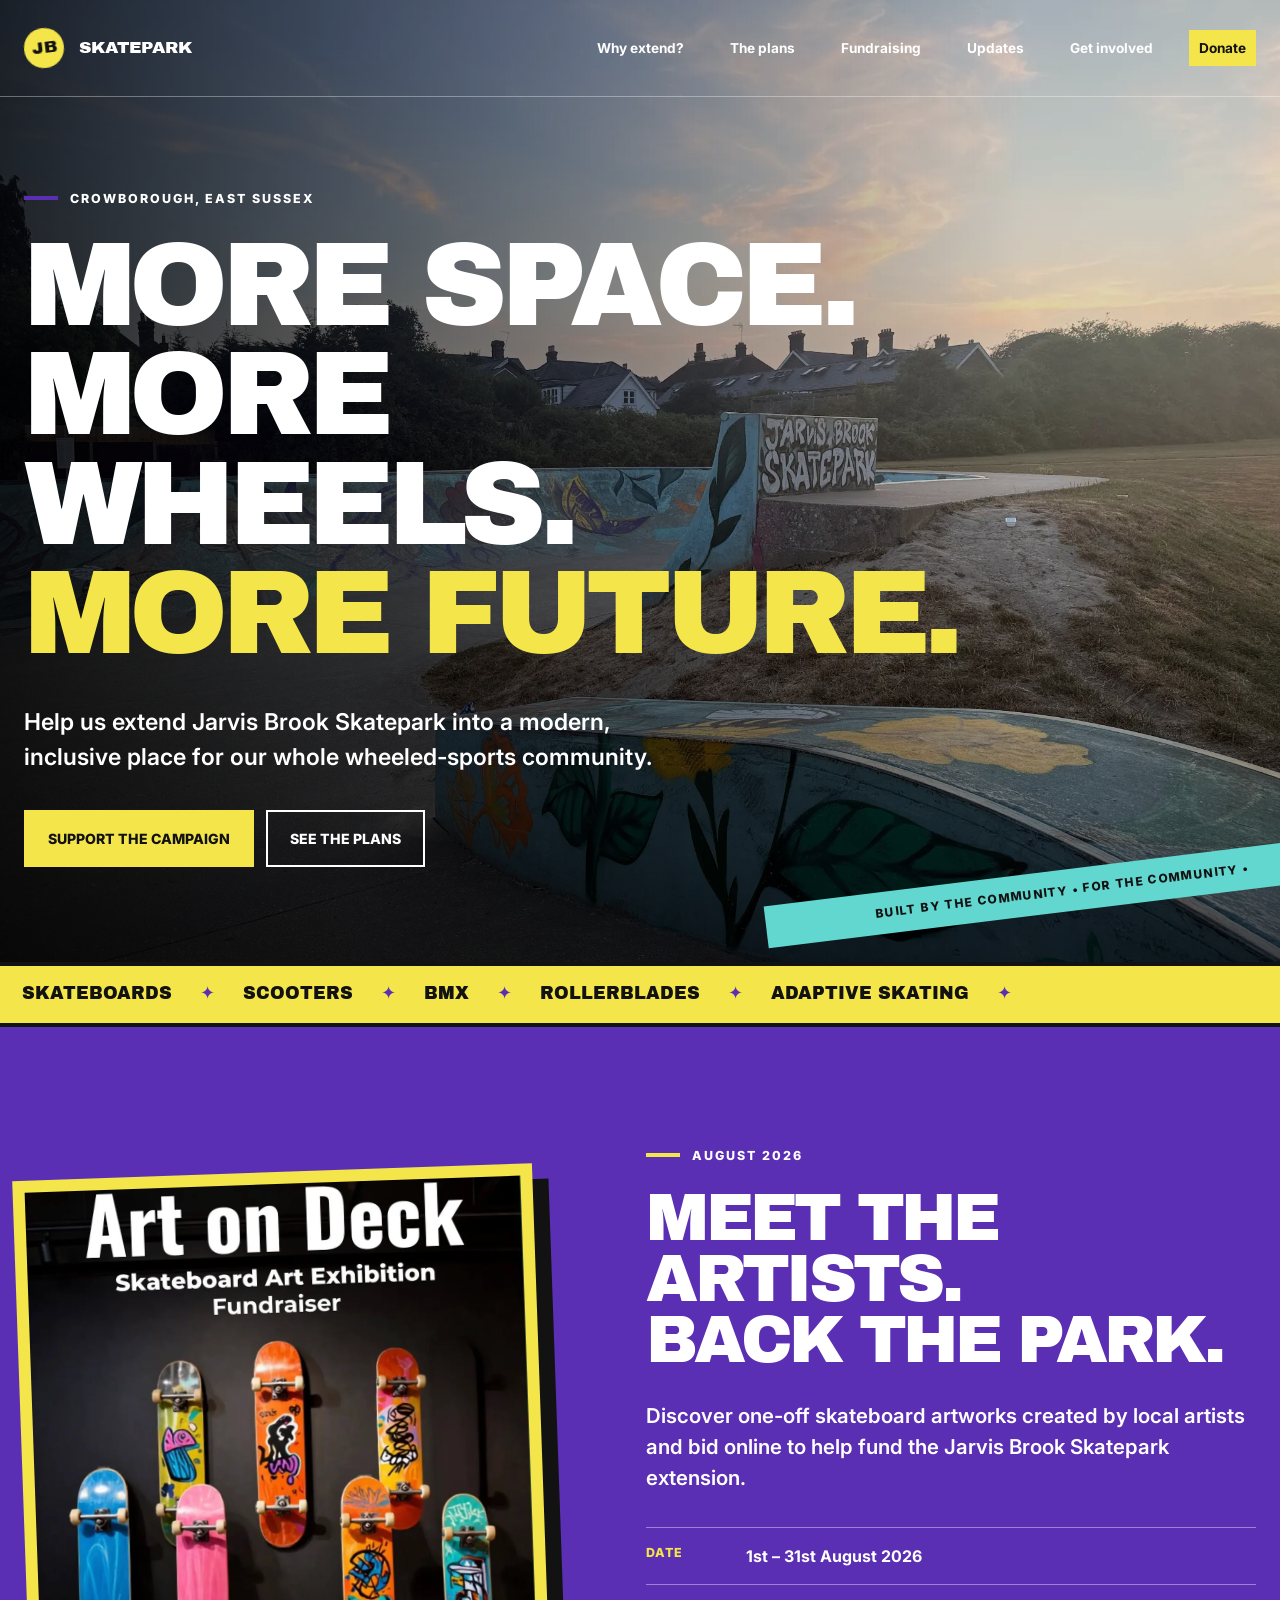
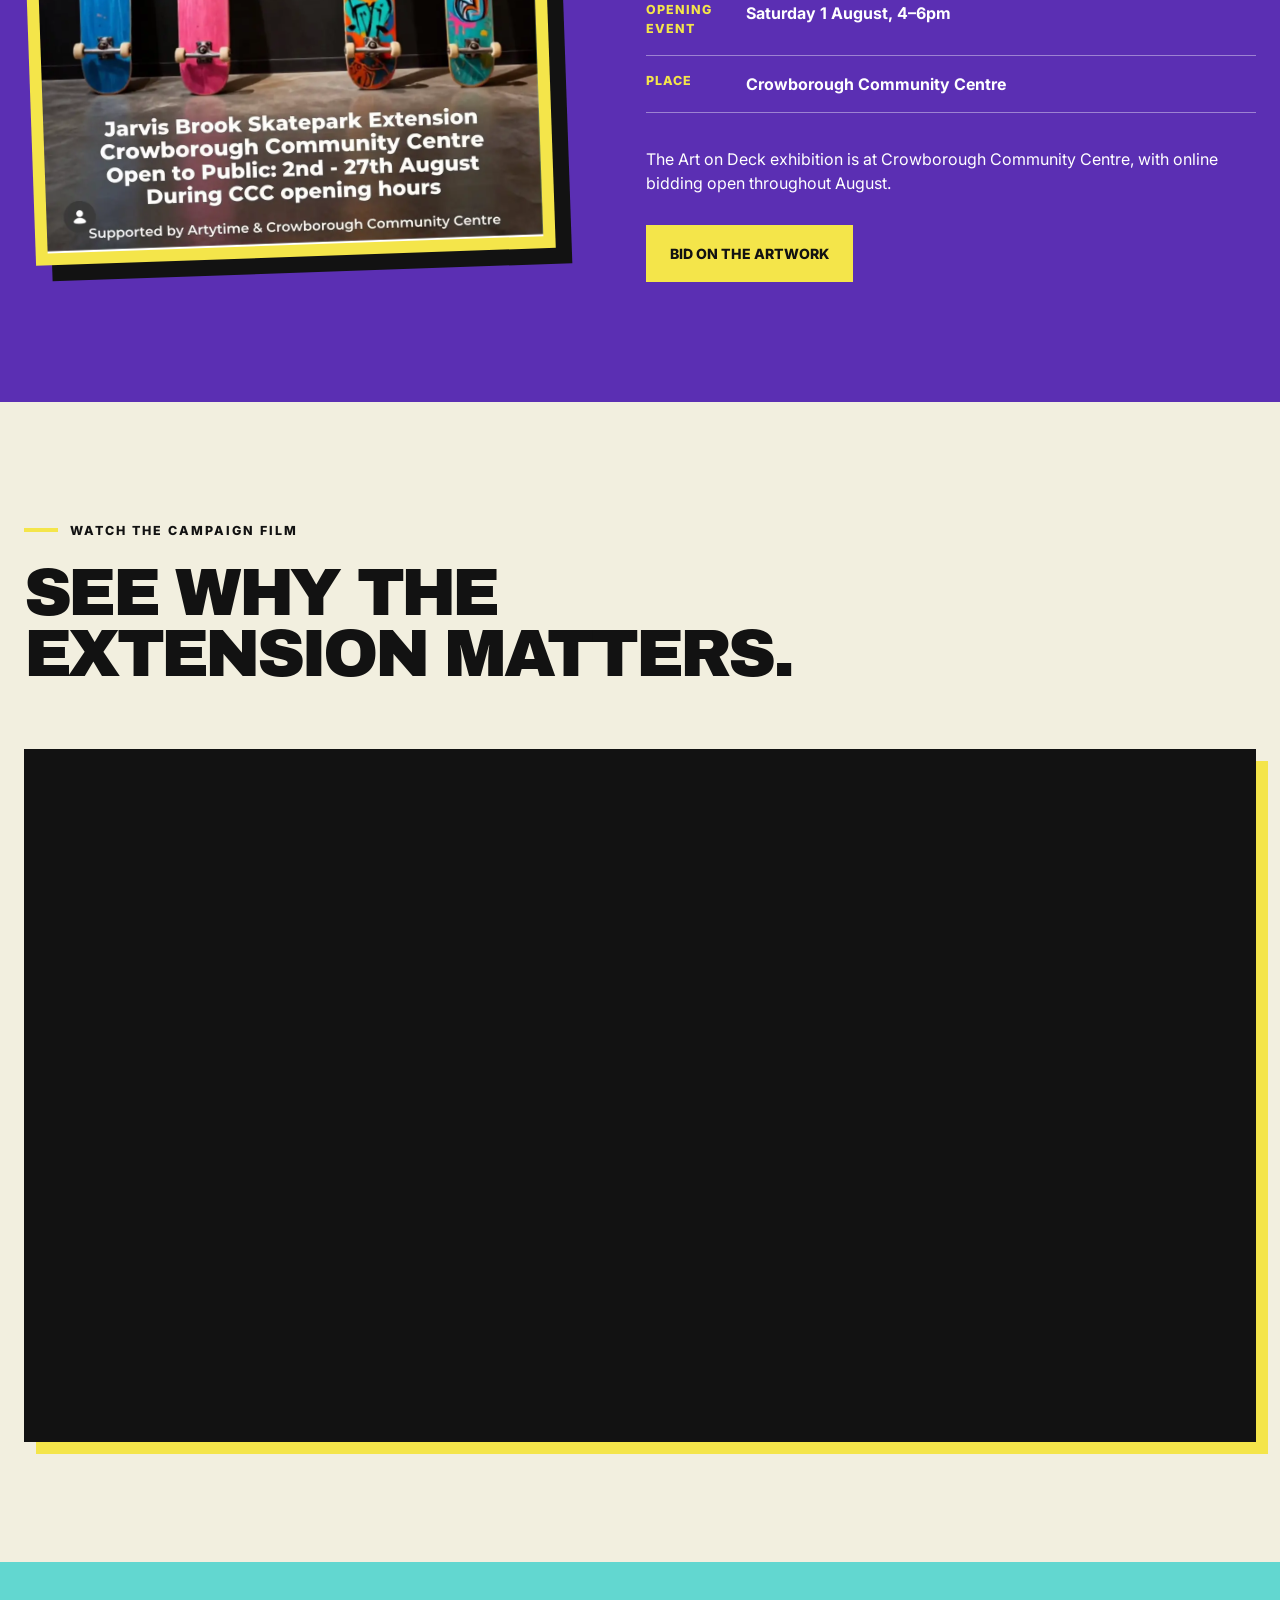
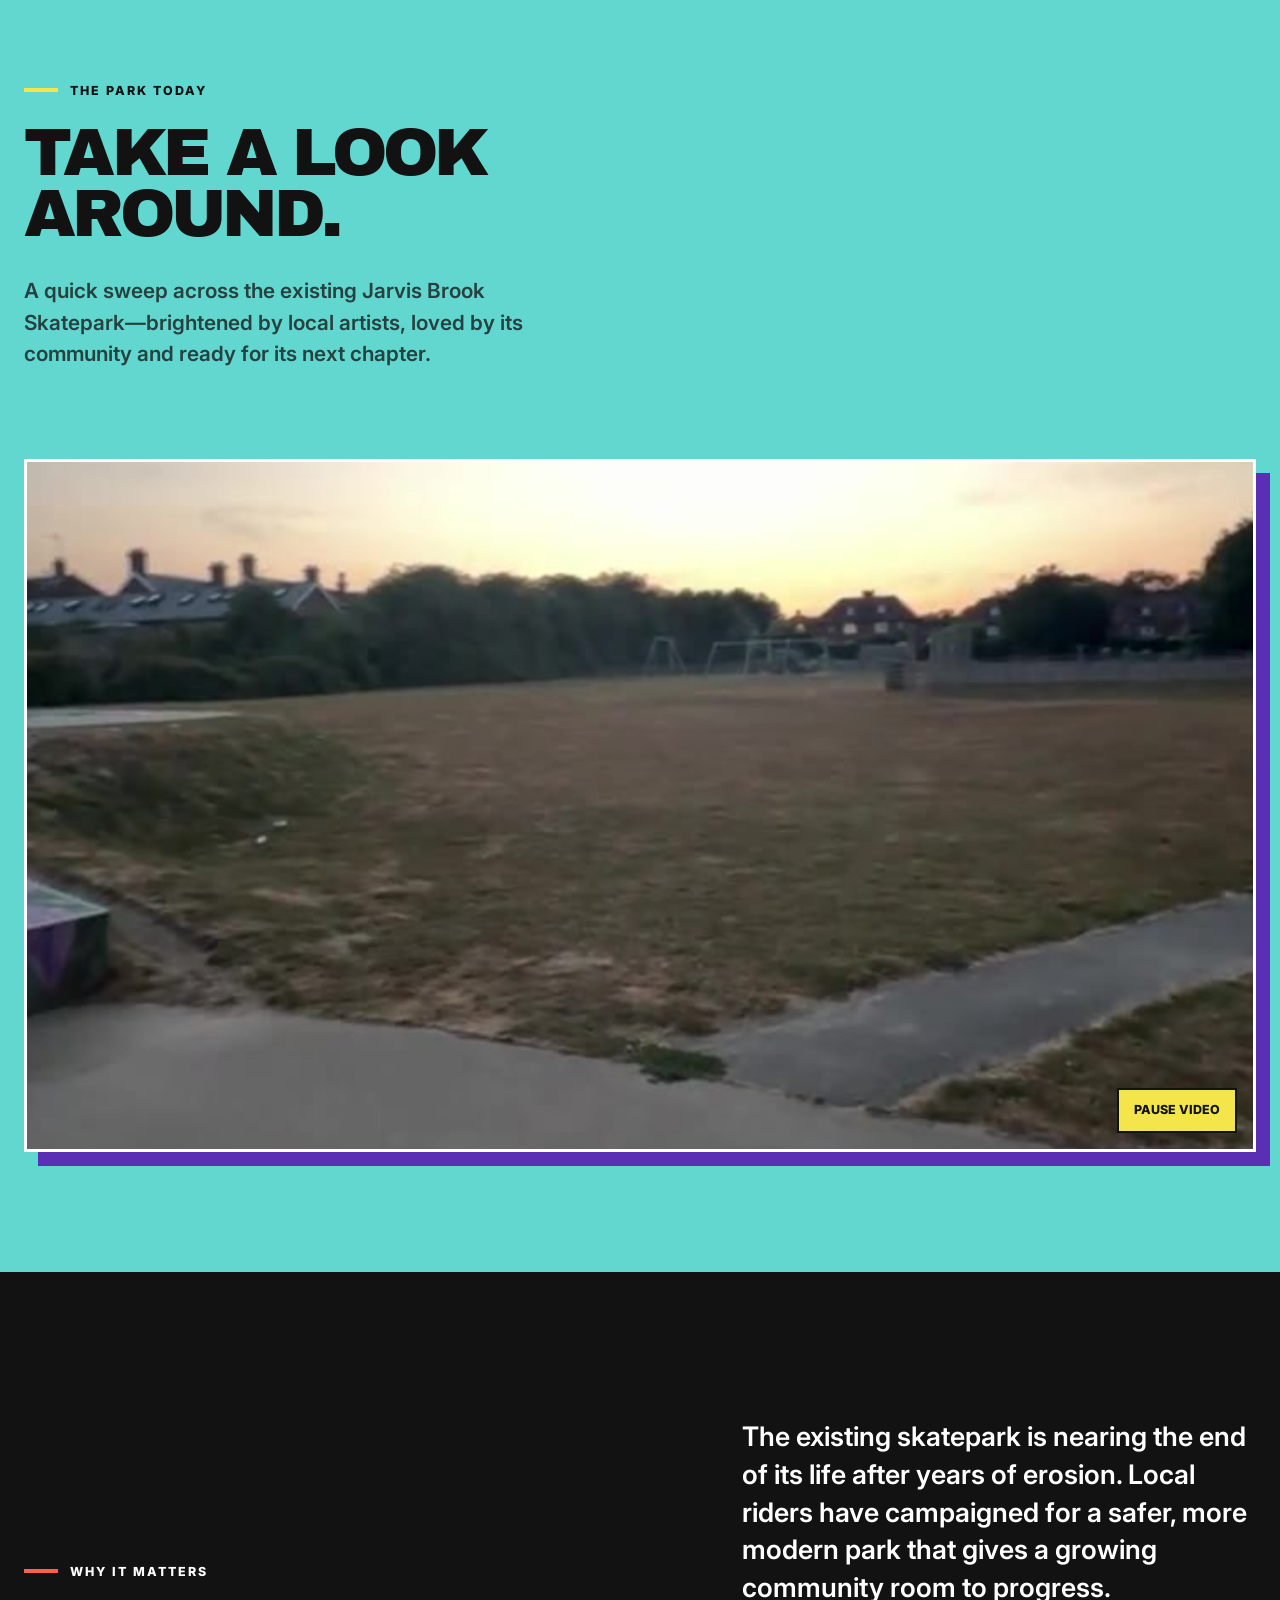
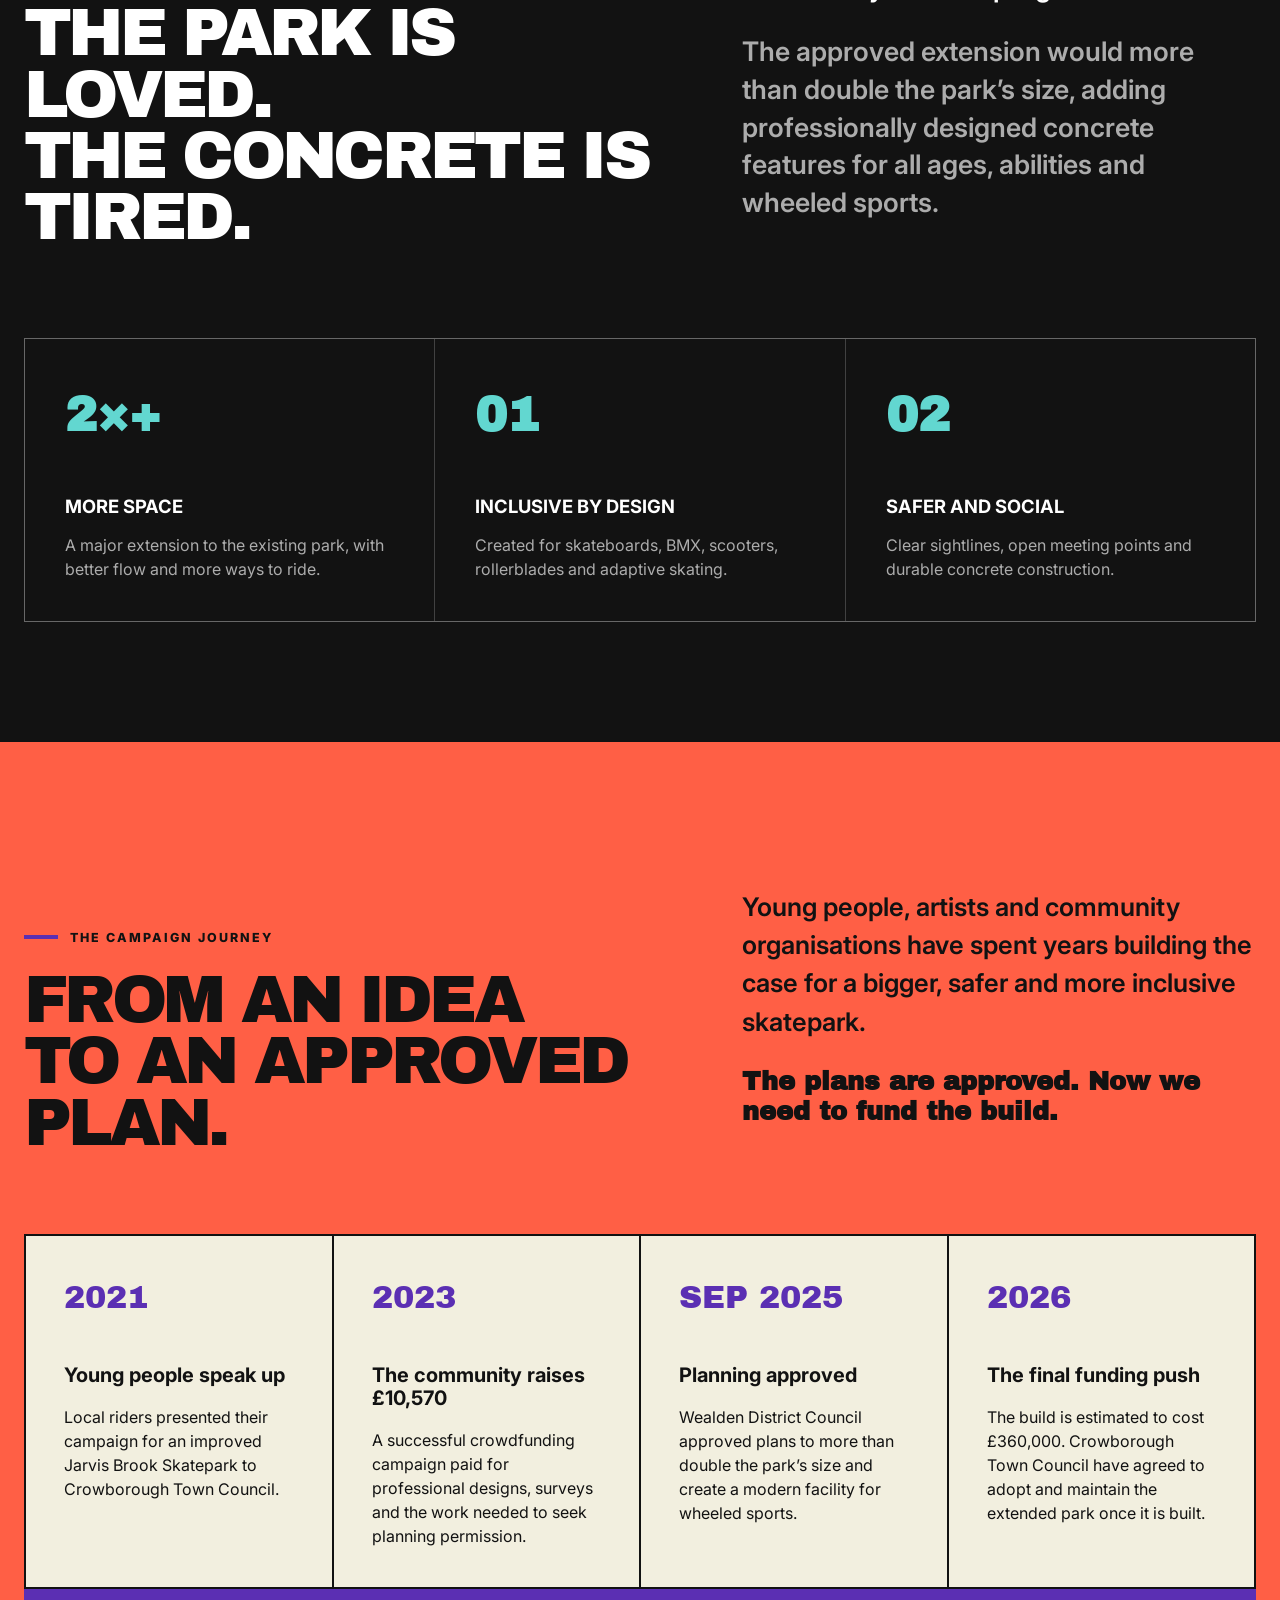
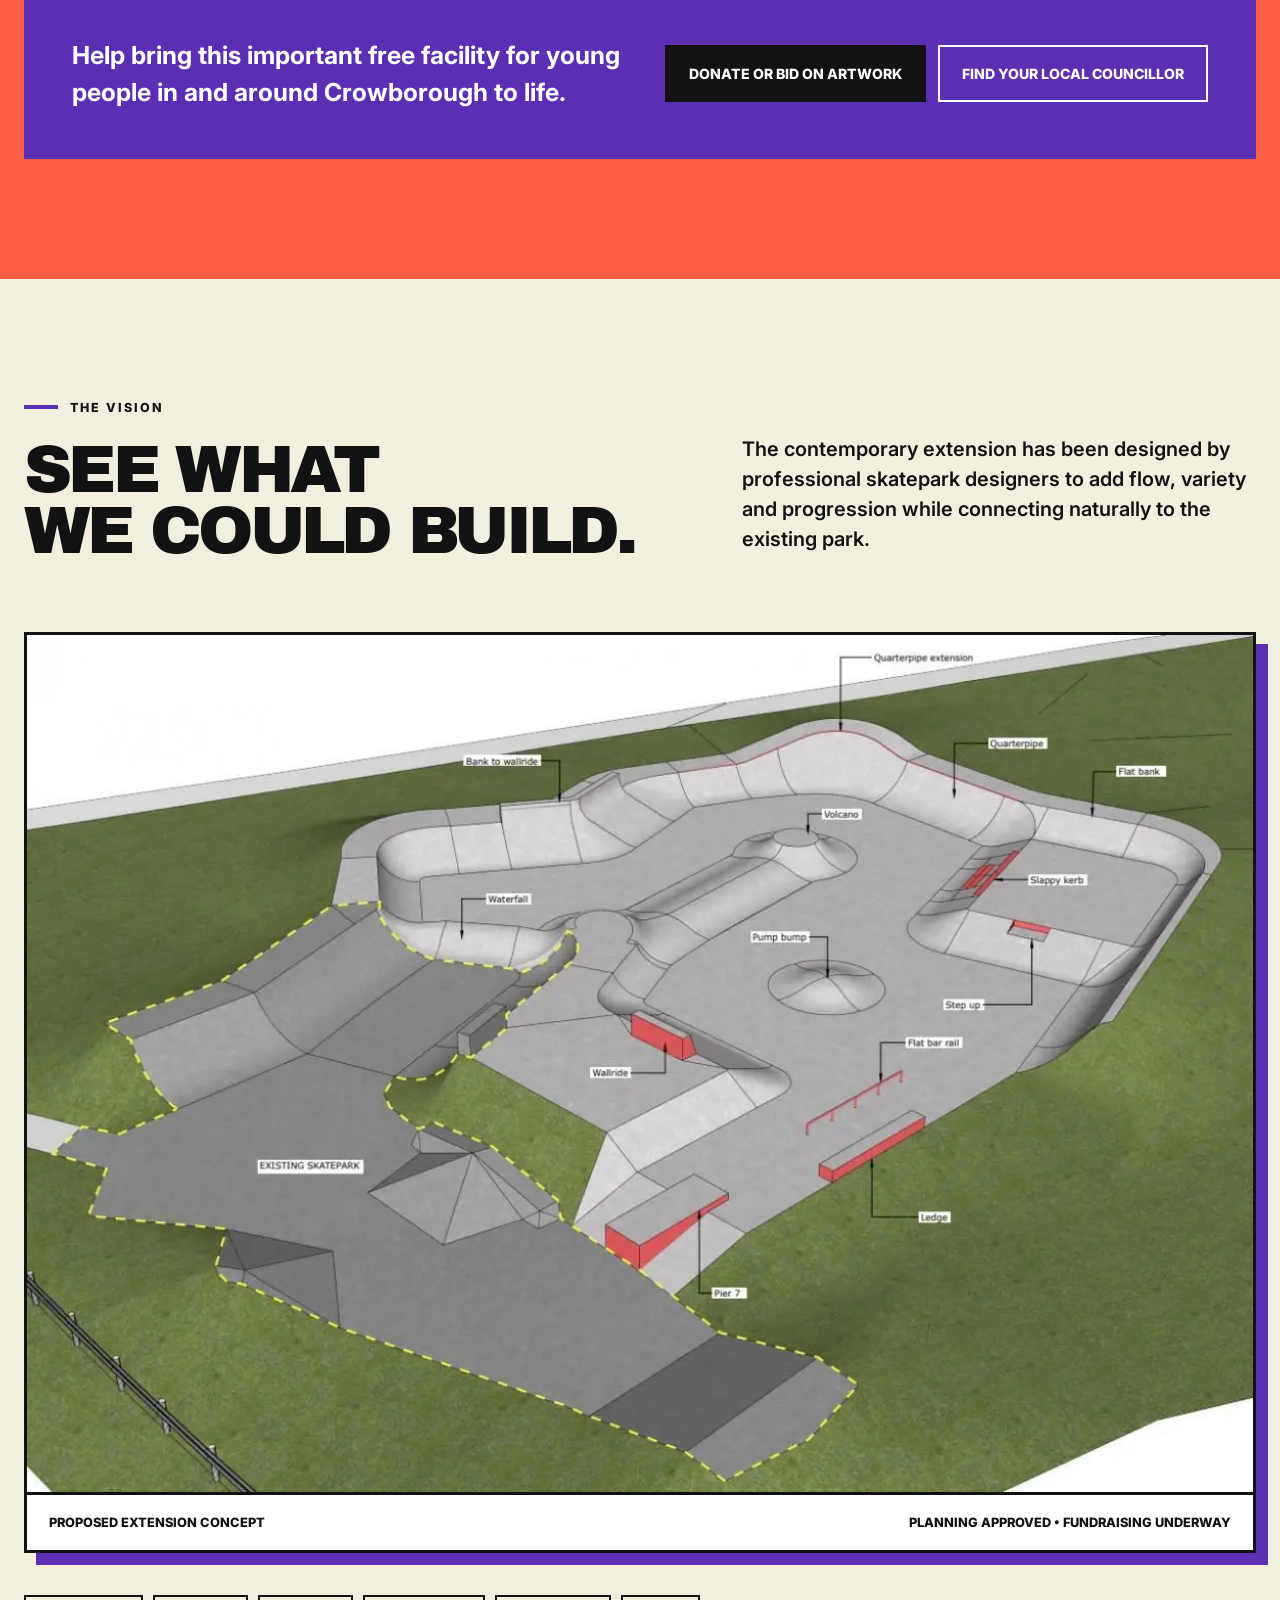
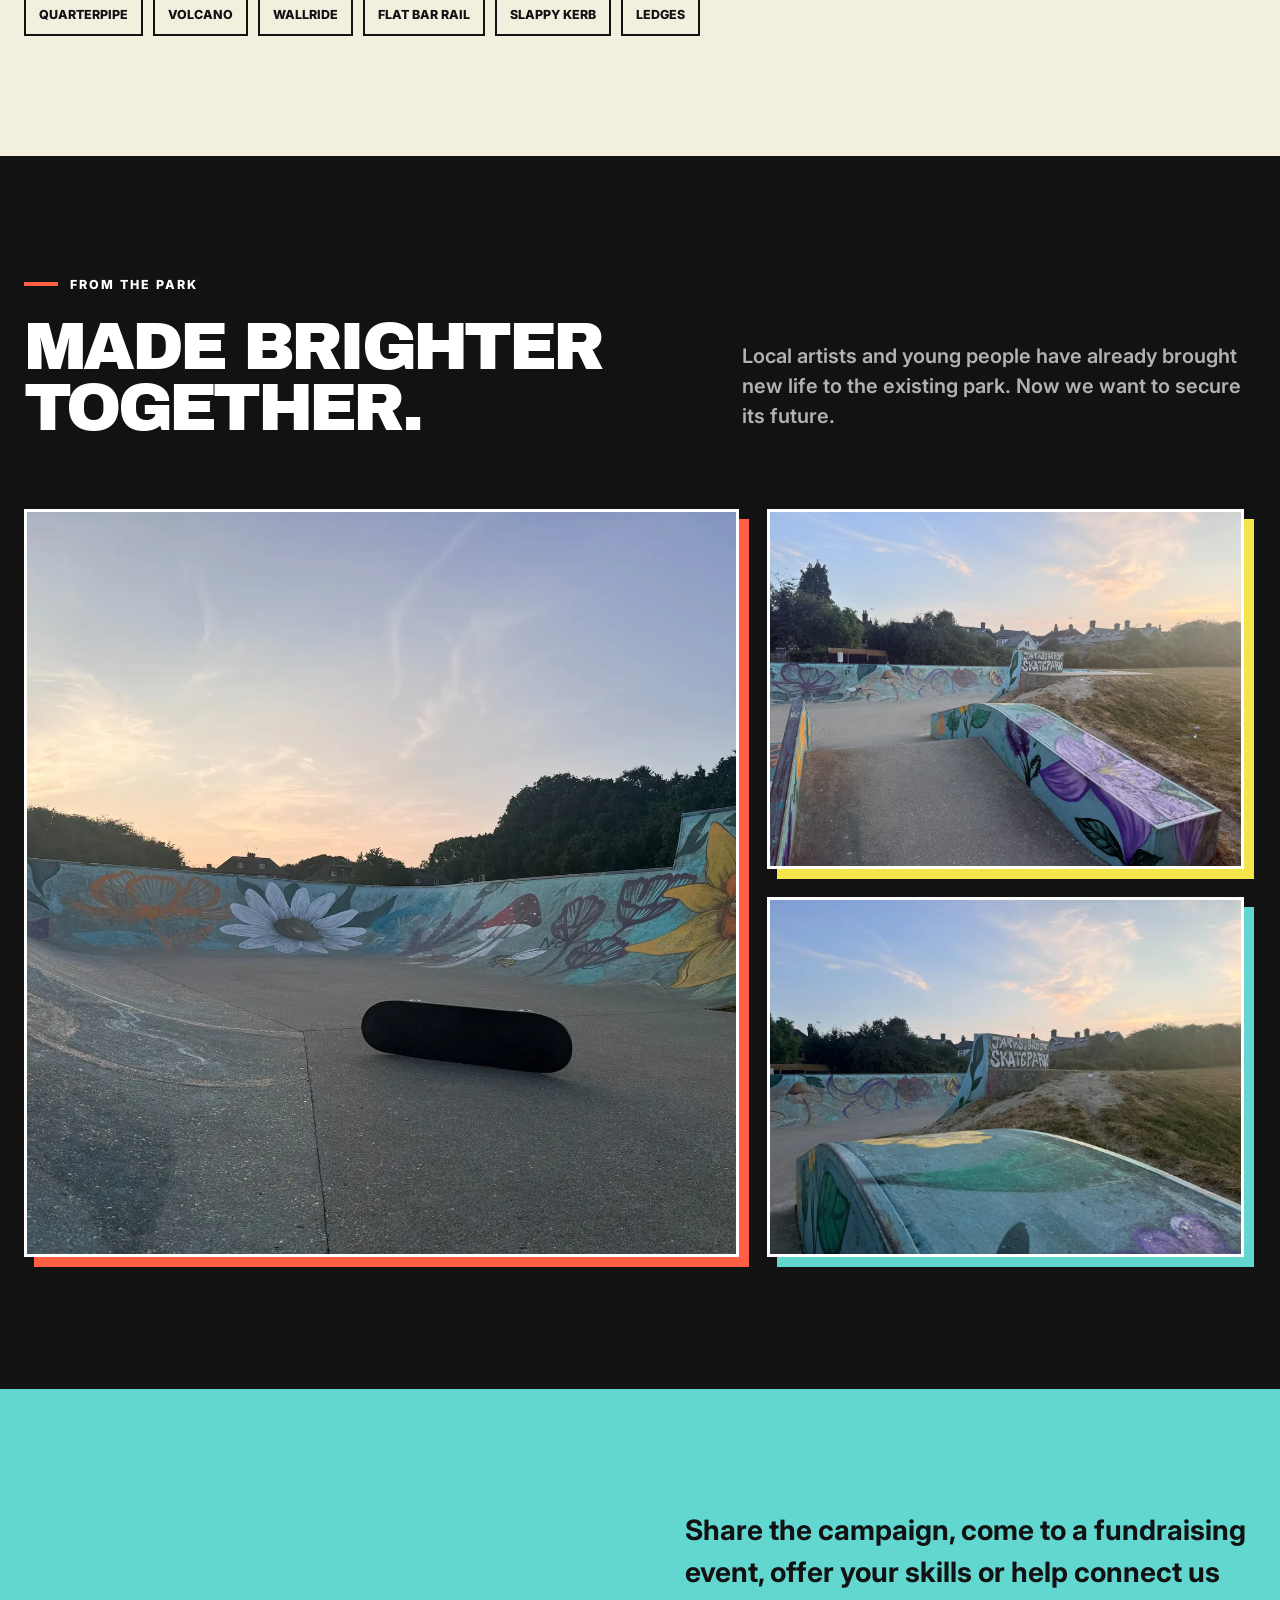
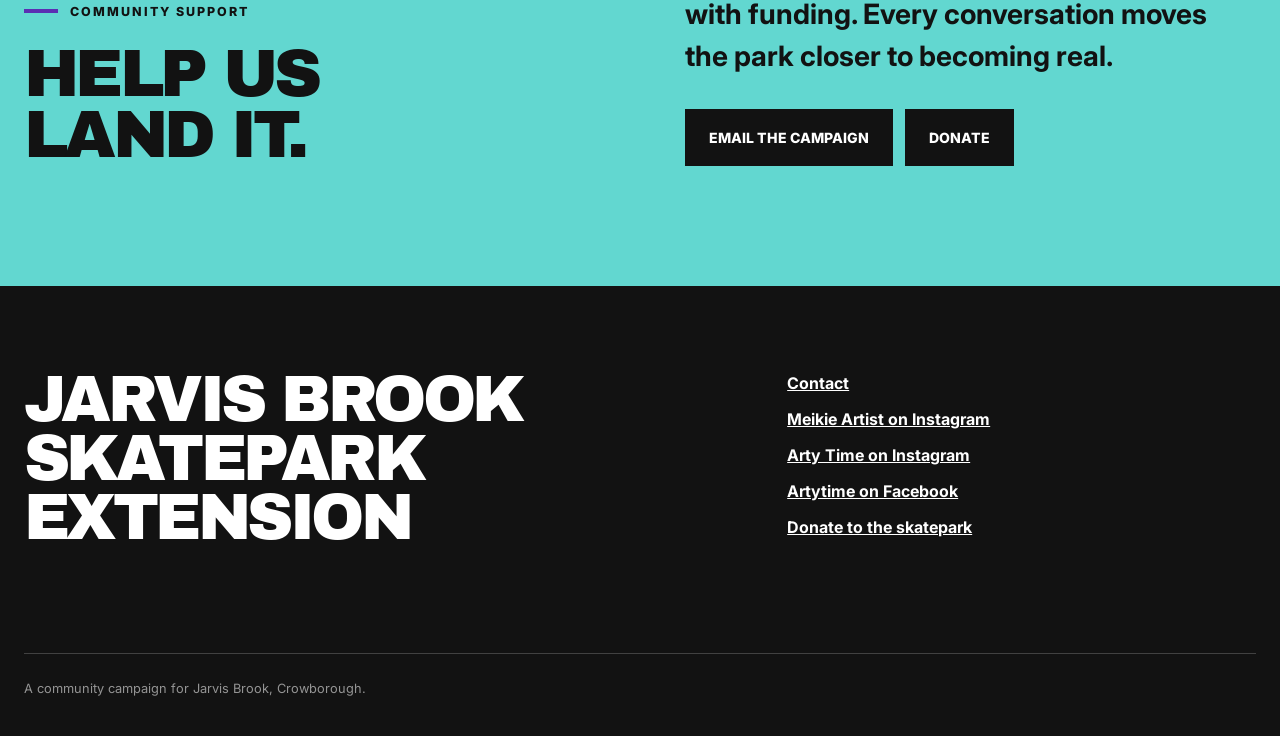
<file: index.html>
<!doctype html>
<html lang="en">
<head>
  <meta charset="utf-8">
  <meta name="viewport" content="width=device-width, initial-scale=1">
  <meta name="description" content="Support the campaign to extend Jarvis Brook Skatepark in Crowborough.">
  <meta name="theme-color" content="#121212">
  <title>Jarvis Brook Skatepark Extension</title>
  <link rel="preconnect" href="https://fonts.googleapis.com">
  <link rel="preconnect" href="https://fonts.gstatic.com" crossorigin>
  <link href="https://fonts.googleapis.com/css2?family=Archivo+Black&family=Inter:wght@400;600;700;800&display=swap" rel="stylesheet">
  <link rel="stylesheet" href="styles.css?v=20260802-a11y">
  <style>
    .site-header {
      position: fixed;
      width: 100%;
      background-color: transparent;
      border-bottom: 1px solid rgb(255 255 255 / 35%);
      transition: background-color .35s ease, border-color .35s ease;
    }

    .site-header.is-scrolled {
      background-color: #121212;
      border-bottom-color: rgb(255 255 255 / 20%);
    }
  </style>
</head>
<body>
  <a class="skip-link" href="#main">Skip to content</a>

  <header class="site-header">
    <a class="wordmark" href="#top" aria-label="Jarvis Brook Skatepark home">
      <span>JB</span> Skatepark
    </a>
    <button class="menu-button" type="button" aria-expanded="false" aria-controls="site-nav">
      Menu
    </button>
    <nav id="site-nav" class="site-nav" aria-label="Main navigation">
      <a href="#why">Why extend?</a>
      <a href="#plans">The plans</a>
      <a href="#fundraising">Fundraising</a>
      <a href="#updates">Updates</a>
      <a href="#support">Get involved</a>
      <a class="nav-cta" href="https://app.galabid.com/jarvisbrookskatepark/items" target="_blank" rel="noopener noreferrer">Donate</a>
    </nav>
  </header>

  <main id="main">
    <section id="top" class="hero">
      <img class="hero-image" src="jarvis-brook-skatepark-hero.webp" alt="The colourful ramps and bowl at Jarvis Brook Skatepark at sunset">
      <div class="hero-shade"></div>
      <div class="hero-content">
        <p class="eyebrow">Crowborough, East Sussex</p>
        <h1>More space.<br>More wheels.<br><em>More future.</em></h1>
        <p class="hero-intro">Help us extend Jarvis Brook Skatepark into a modern, inclusive place for our whole wheeled-sports community.</p>
        <div class="hero-actions">
          <a class="button button-primary" href="#fundraising">Support the campaign</a>
          <a class="button button-ghost" href="#plans">See the plans</a>
        </div>
      </div>
      <div class="hero-tag" aria-hidden="true">Built by the community • For the community •</div>
    </section>

    <section class="ticker" aria-label="Who the extension is for">
      <div>
        <span>Skateboards</span><i>✦</i>
        <span>Scooters</span><i>✦</i>
        <span>BMX</span><i>✦</i>
        <span>Rollerblades</span><i>✦</i>
        <span>Adaptive skating</span><i>✦</i>
      </div>
    </section>

    <section id="fundraising" class="section fundraiser">
      <div class="poster-wrap">
        <img src="art-on-deck-poster.webp" alt="Art on Deck skateboard art exhibition fundraiser poster">
      </div>
      <div class="fundraiser-copy">
        <p class="eyebrow eyebrow-yellow">AUGUST 2026</p>
        <h2>Meet the artists.<br>Back the park.</h2>
        <p class="event-lead">Discover one-off skateboard artworks created by local artists and bid online to help fund the Jarvis Brook Skatepark extension.</p>
        <dl class="event-details">
          <div>
            <dt>Date</dt>
            <dd>1st – 31st August 2026</dd>
          </div>
          <div>
            <dt>Opening event</dt>
            <dd>Saturday 1 August, 4–6pm</dd>
          </div>
          <div>
            <dt>Place</dt>
            <dd>Crowborough Community Centre</dd>
          </div>
        </dl>
        <p class="exhibition-note">The Art on Deck exhibition is at Crowborough Community Centre, with online bidding open throughout August.</p>
        <a class="button button-primary" href="https://app.galabid.com/jarvisbrookskatepark/items" target="_blank" rel="noopener noreferrer">Bid on the artwork</a>
      </div>
    </section>

    <section class="section campaign-film-section" aria-labelledby="campaign-film-title">
      <div class="campaign-film">
        <div class="campaign-film-heading">
          <p class="eyebrow eyebrow-yellow">Watch the campaign film</p>
          <h2 id="campaign-film-title">See why the<br>extension matters.</h2>
        </div>
        <div class="campaign-film-frame">
          <iframe
            src="https://www.youtube-nocookie.com/embed/-y640ATKXLc"
            title="Jarvis Brook Skatepark Extension campaign film"
            loading="lazy"
            allow="accelerometer; autoplay; clipboard-write; encrypted-media; gyroscope; picture-in-picture; web-share"
            referrerpolicy="strict-origin-when-cross-origin"
            allowfullscreen
          ></iframe>
        </div>
      </div>
    </section>

    <section class="section park-film">
      <div class="park-film-copy">
        <p class="eyebrow eyebrow-yellow">The park today</p>
        <h2>Take a look<br>around.</h2>
        <p>A quick sweep across the existing Jarvis Brook Skatepark—brightened by local artists, loved by its community and ready for its next chapter.</p>
      </div>
      <div class="park-film-media">
        <video
          class="park-video"
          muted
          loop
          playsinline
          preload="metadata"
          poster="jb-skatepark-tour-poster.jpg"
          aria-label="A short moving view across the painted ramps at Jarvis Brook Skatepark"
        >
          <source src="jb-skatepark-tour.mp4" type="video/mp4">
        </video>
        <button class="video-toggle" type="button">Pause video</button>
      </div>
    </section>

    <section id="why" class="section section-dark">
      <div class="section-grid">
        <div>
          <p class="eyebrow eyebrow-coral">Why it matters</p>
          <h2>The park is loved.<br>The concrete is tired.</h2>
        </div>
        <div class="large-copy">
          <p>The existing skatepark is nearing the end of its life after years of erosion. Local riders have campaigned for a safer, more modern park that gives a growing community room to progress.</p>
          <p>The approved extension would more than double the park’s size, adding professionally designed concrete features for all ages, abilities and wheeled sports.</p>
        </div>
      </div>
      <div class="benefits">
        <article>
          <strong>2×+</strong>
          <h3>More space</h3>
          <p>A major extension to the existing park, with better flow and more ways to ride.</p>
        </article>
        <article>
          <strong>01</strong>
          <h3>Inclusive by design</h3>
          <p>Created for skateboards, BMX, scooters, rollerblades and adaptive skating.</p>
        </article>
        <article>
          <strong>02</strong>
          <h3>Safer and social</h3>
          <p>Clear sightlines, open meeting points and durable concrete construction.</p>
        </article>
      </div>
    </section>

    <section id="journey" class="section campaign-journey" aria-labelledby="journey-title">
      <div class="journey-heading">
        <div>
          <p class="eyebrow">The campaign journey</p>
          <h2 id="journey-title">From an idea<br>to an approved plan.</h2>
        </div>
        <div class="journey-intro">
          <p>Young people, artists and community organisations have spent years building the case for a bigger, safer and more inclusive skatepark.</p>
          <p class="journey-status">The plans are approved. Now we need to fund the build.</p>
        </div>
      </div>

      <ol class="campaign-timeline">
        <li>
          <span class="timeline-year">2021</span>
          <h3>Young people speak up</h3>
          <p>Local riders presented their campaign for an improved Jarvis Brook Skatepark to Crowborough Town Council.</p>
        </li>
        <li>
          <span class="timeline-year">2023</span>
          <h3>The community raises £10,570</h3>
          <p>A successful crowdfunding campaign paid for professional designs, surveys and the work needed to seek planning permission.</p>
        </li>
        <li>
          <span class="timeline-year">SEP 2025</span>
          <h3>Planning approved</h3>
          <p>Wealden District Council approved plans to more than double the park’s size and create a modern facility for wheeled sports.</p>
        </li>
        <li>
          <span class="timeline-year">2026</span>
          <h3>The final funding push</h3>
          <p>The build is estimated to cost £360,000. Crowborough Town Council have agreed to adopt and maintain the extended park once it is built.</p>
        </li>
      </ol>

      <div class="journey-callout">
        <p>Help bring this important free facility for young people in and around Crowborough to life.</p>
        <div class="journey-actions">
          <a class="button button-dark" href="https://app.galabid.com/jarvisbrookskatepark/items" target="_blank" rel="noopener noreferrer">Donate or bid on artwork</a>
          <a class="button journey-button-outline" href="https://www.wealden.gov.uk/councillors-and-committees/about-the-elected-council/your-elected-representatives/" target="_blank" rel="noopener noreferrer">Find your local councillor</a>
        </div>
      </div>
    </section>

    <section id="plans" class="section section-paper">
      <div class="section-heading">
        <div>
          <p class="eyebrow">The vision</p>
          <h2>See what<br>we could build.</h2>
        </div>
        <p>The contemporary extension has been designed by professional skatepark designers to add flow, variety and progression while connecting naturally to the existing park.</p>
      </div>
      <figure class="plan-card">
        <img src="proposed-skatepark-extension.webp" alt="Visual plan showing the proposed Jarvis Brook Skatepark extension and its new features">
        <figcaption>
          <span>Proposed extension concept</span>
          <span>Planning approved • Fundraising underway</span>
        </figcaption>
      </figure>
      <div class="feature-list" aria-label="Features in the proposed plan">
        <span>Quarterpipe</span>
        <span>Volcano</span>
        <span>Wallride</span>
        <span>Flat bar rail</span>
        <span>Slappy kerb</span>
        <span>Ledges</span>
      </div>
    </section>

    <section id="updates" class="section section-gallery">
      <div class="section-heading section-heading-light">
        <div>
          <p class="eyebrow eyebrow-coral">From the park</p>
          <h2>Made brighter<br>together.</h2>
        </div>
        <p>Local artists and young people have already brought new life to the existing park. Now we want to secure its future.</p>
      </div>
      <div class="gallery">
        <figure class="gallery-wide">
          <img src="skatepark-bowl-art.webp" alt="Floral murals painted inside the skatepark bowl">
        </figure>
        <figure>
          <img src="skatepark-flower-ledges.webp" alt="Painted ledges and bowl at Jarvis Brook Skatepark">
        </figure>
        <figure>
          <img src="jarvis-brook-sign.webp" alt="Painted Jarvis Brook Skatepark sign beside the bowl">
        </figure>
      </div>
    </section>

    <section id="support" class="section support">
      <div>
        <p class="eyebrow">Community support</p>
        <h2>Help us<br>land it.</h2>
      </div>
      <div class="support-copy">
        <p>Share the campaign, come to a fundraising event, offer your skills or help connect us with funding. Every conversation moves the park closer to becoming real.</p>
        <div class="support-actions">
          <a class="button button-dark" href="mailto:office@artytime.co.uk?subject=Jarvis%20Brook%20Skatepark%20Extension">Email the campaign</a>
          <a class="button button-dark" href="https://app.galabid.com/jarvisbrookskatepark/items" target="_blank" rel="noopener noreferrer">Donate</a>
        </div>
      </div>
    </section>
  </main>

  <footer>
    <div class="footer-title">Jarvis Brook<br>Skatepark Extension</div>
    <div class="footer-links">
      <a href="mailto:office@artytime.co.uk">Contact</a>
      <a href="https://www.instagram.com/meikie_artist/" rel="noopener noreferrer">Meikie Artist on Instagram</a>
      <a href="https://www.instagram.com/artytimescrapstore/" rel="noopener noreferrer">Arty Time on Instagram</a>
      <a href="https://www.facebook.com/artytimescrapstore/" rel="noopener noreferrer">Artytime on Facebook</a>
      <a href="https://app.galabid.com/jarvisbrookskatepark/items" target="_blank" rel="noopener noreferrer">Donate to the skatepark</a>
    </div>
    <p class="footer-small">A community campaign for Jarvis Brook, Crowborough.</p>
  </footer>

  <script src="script.js?v=20260802-a11y"></script>
</body>
</html>
</file>
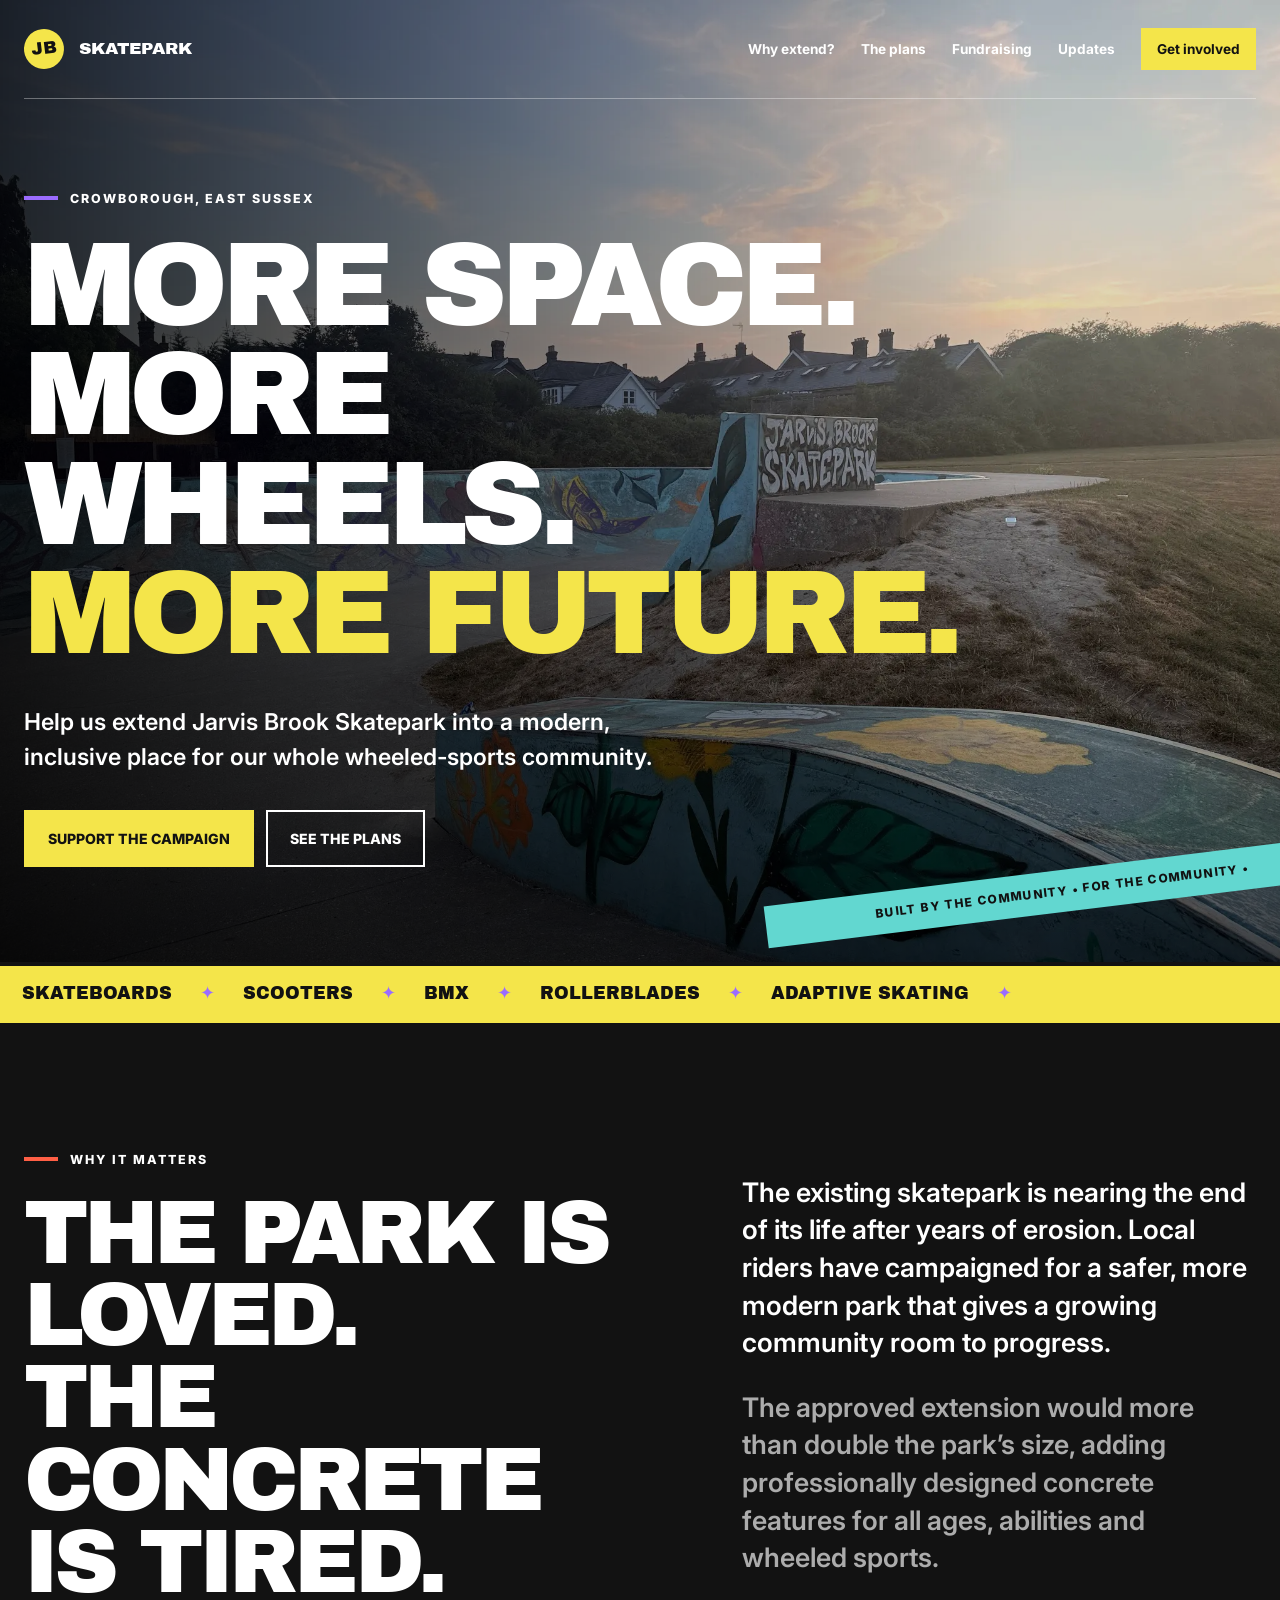
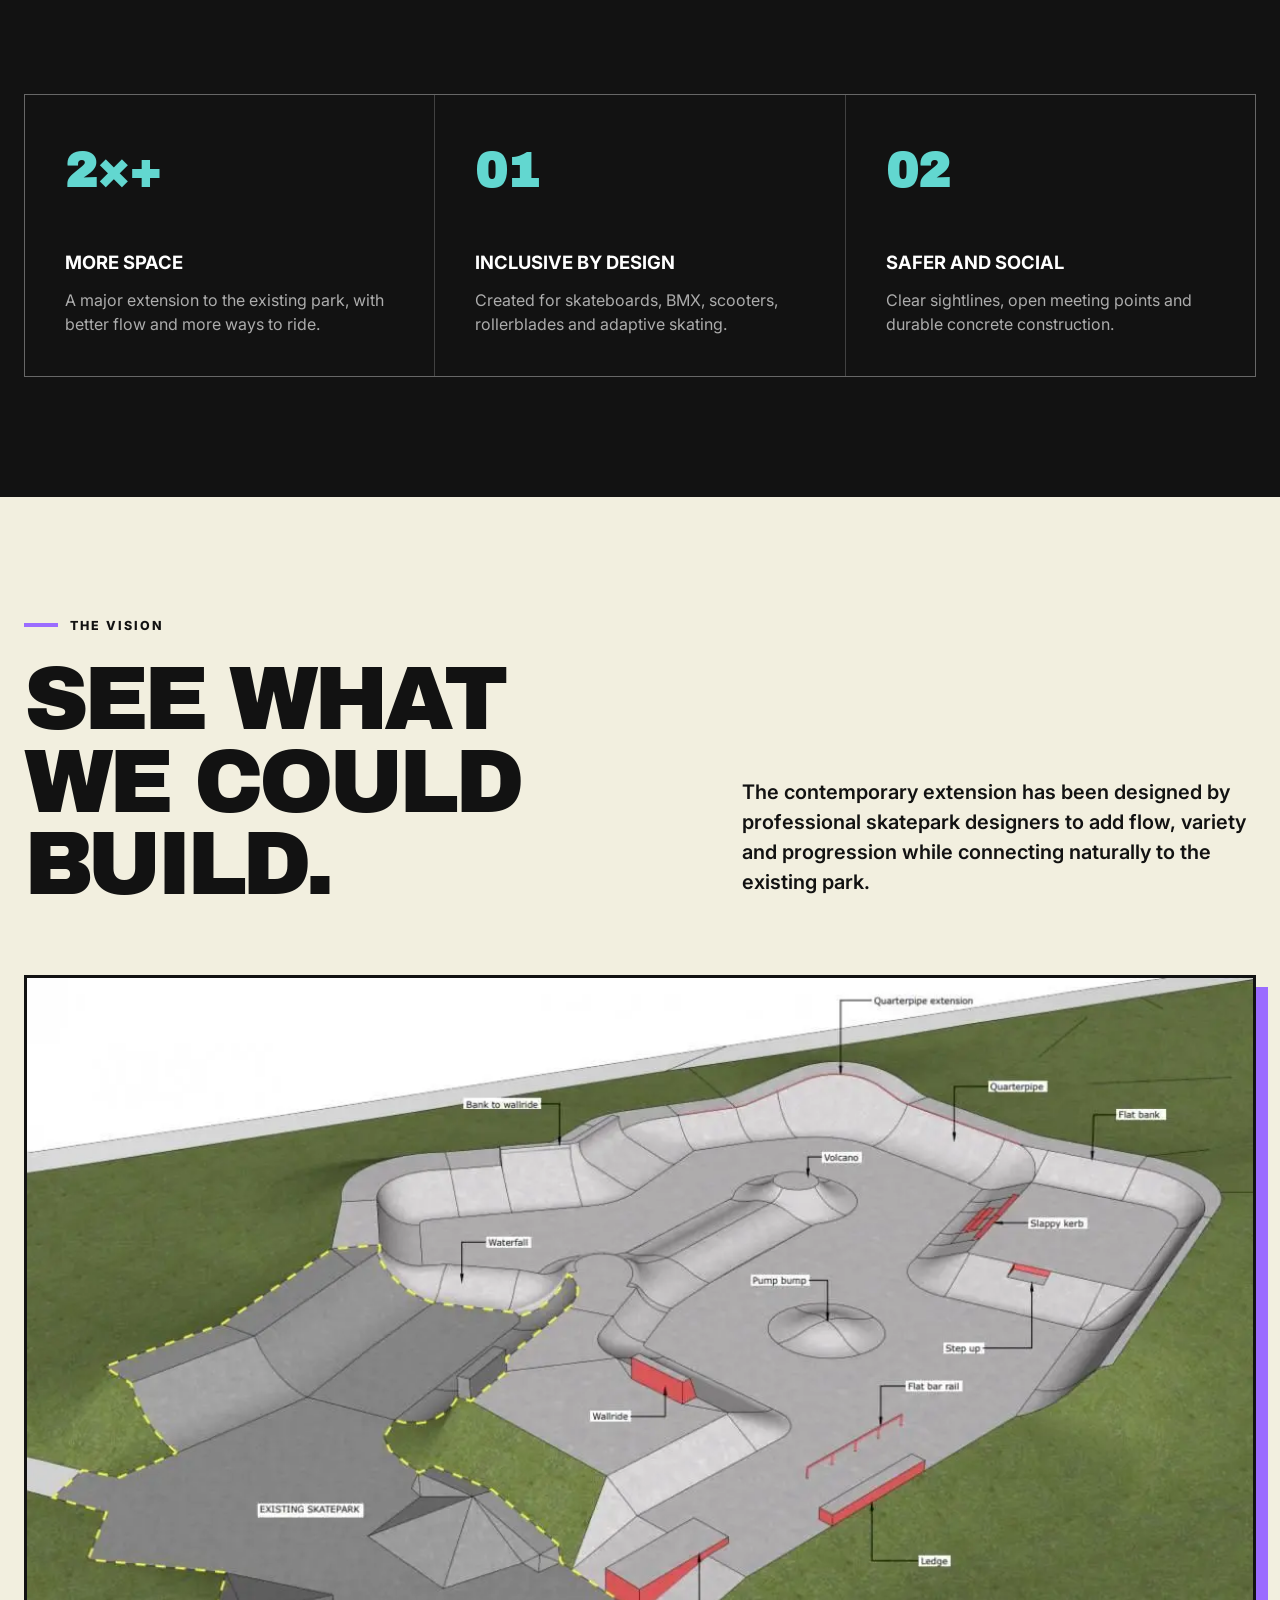
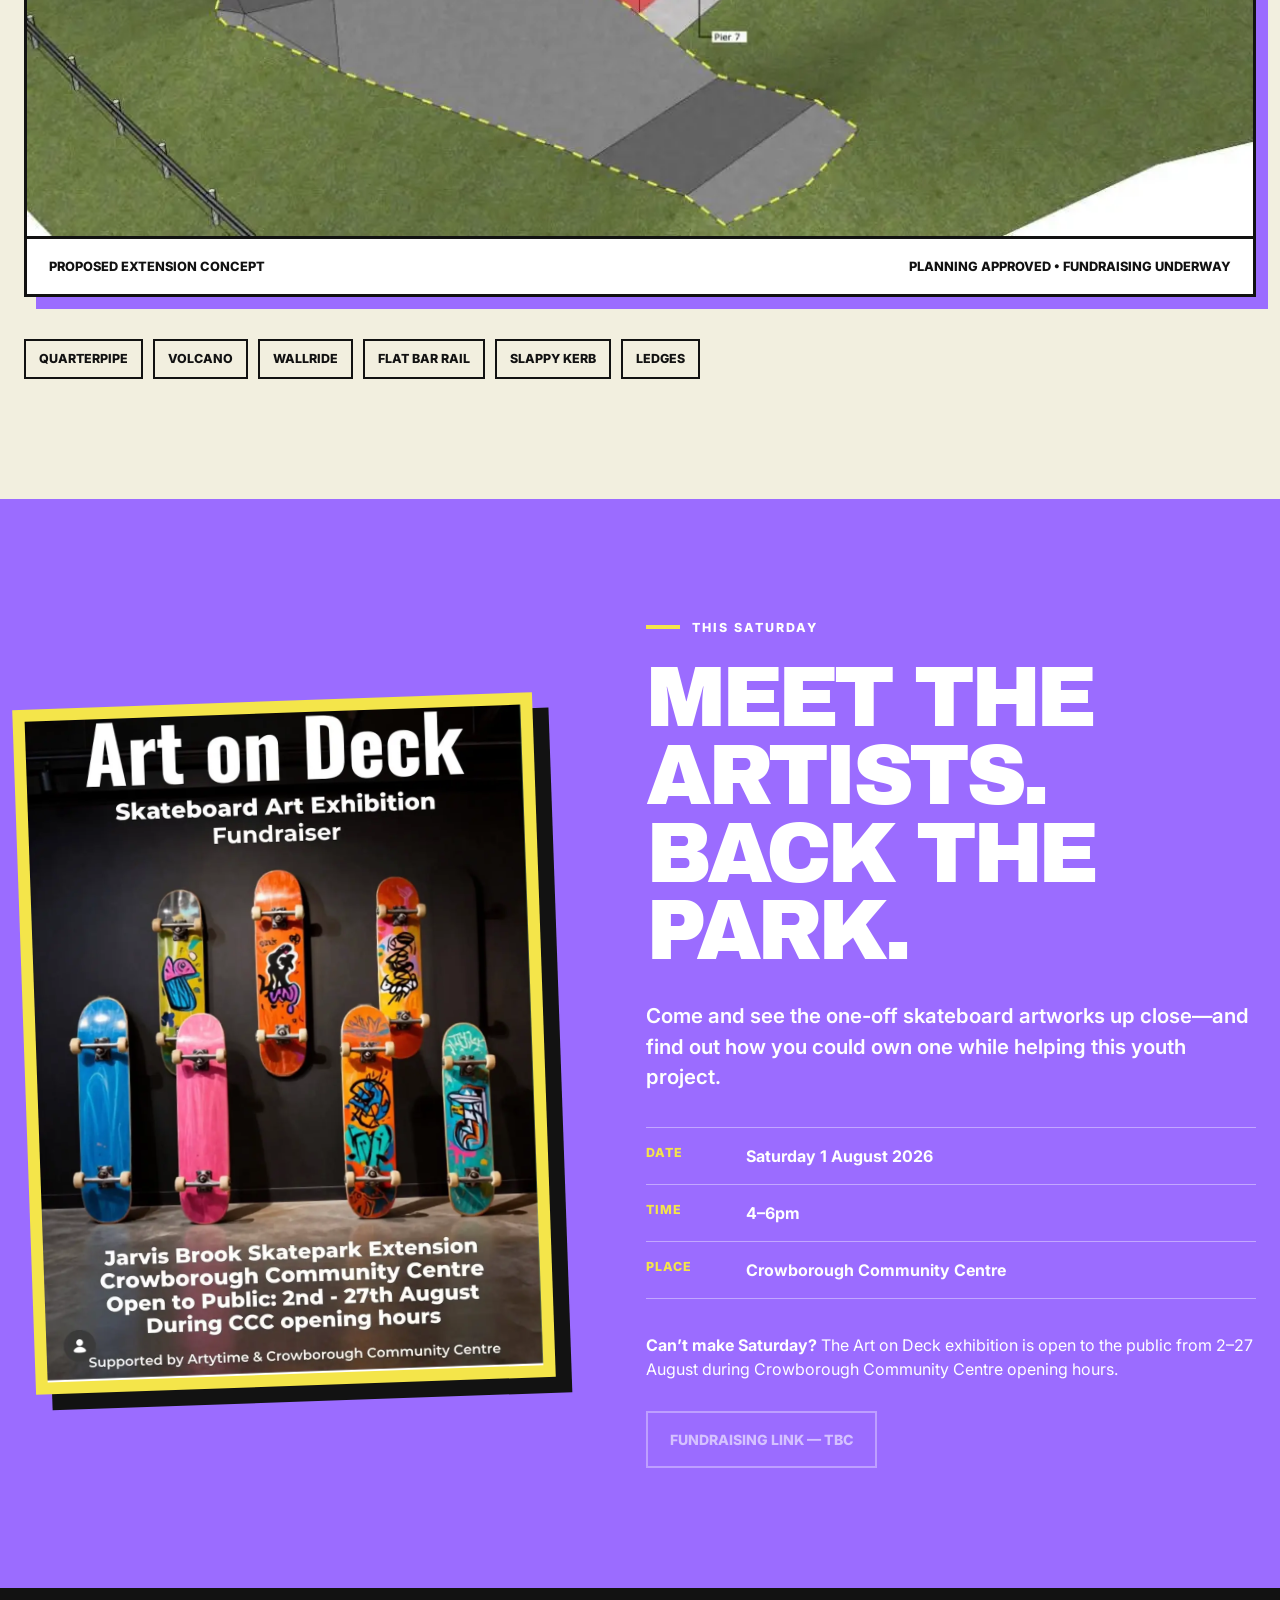
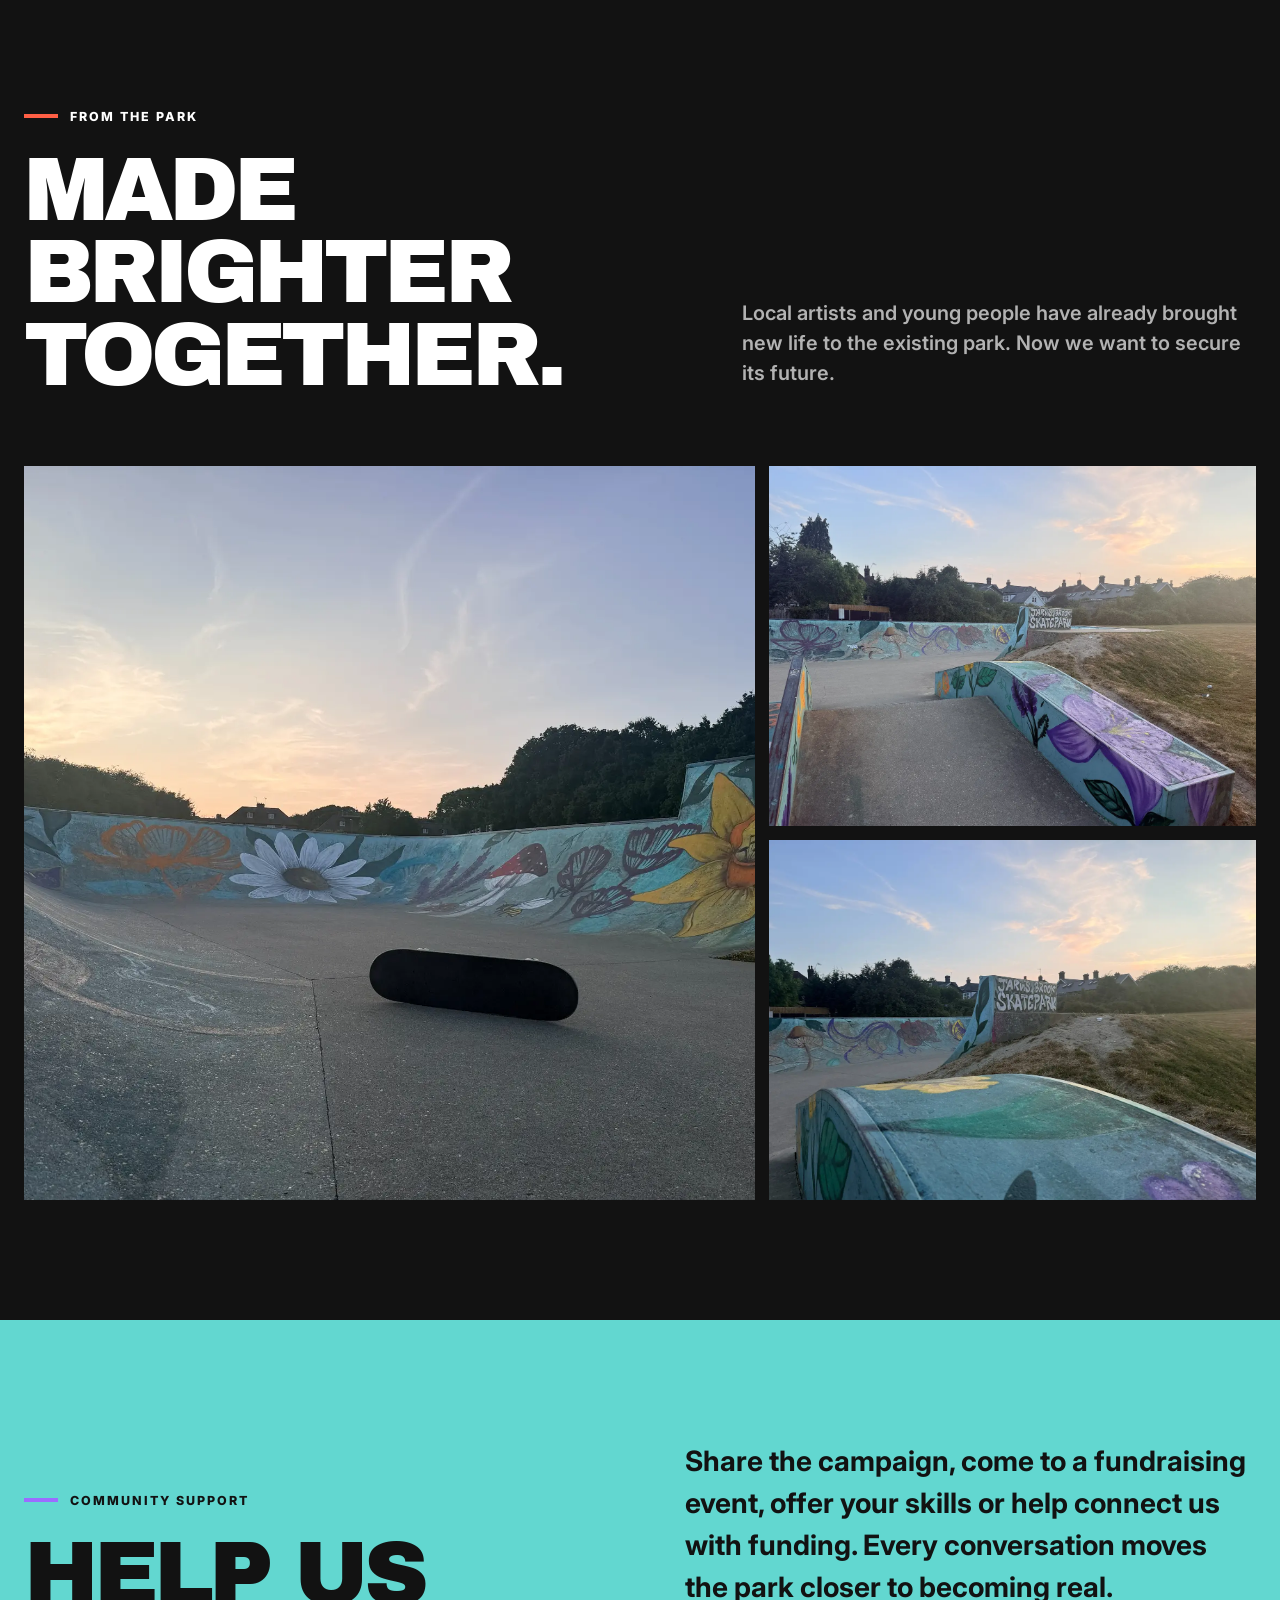
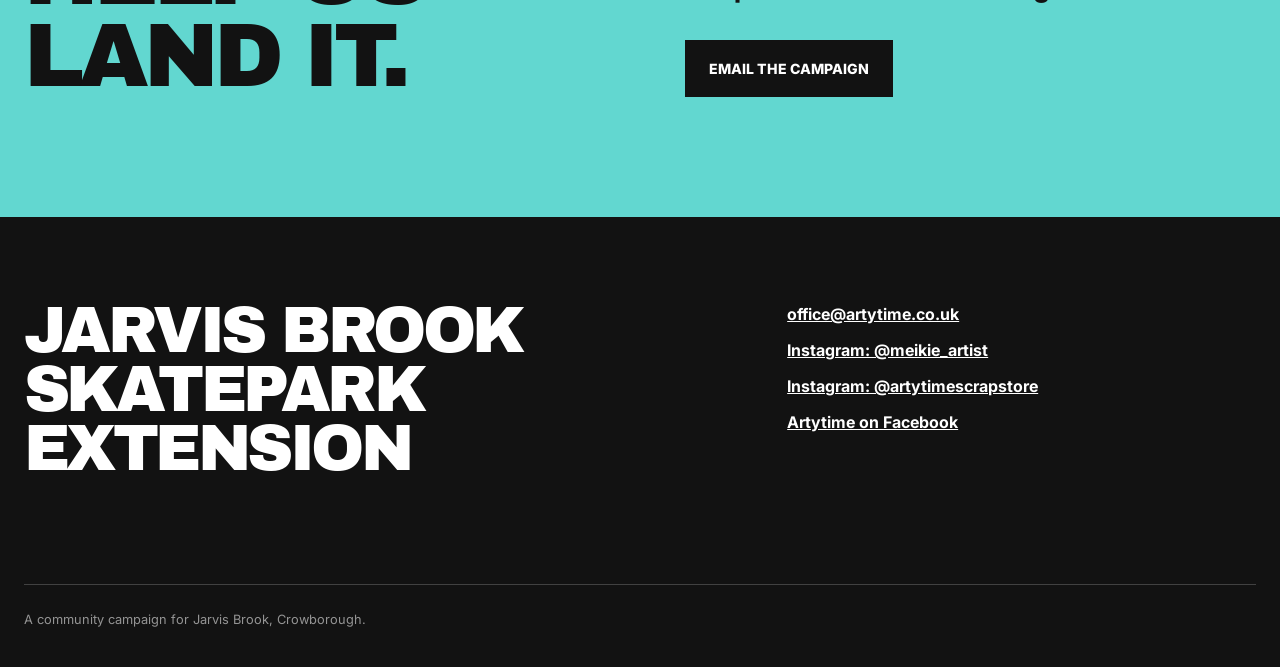
<file: jarvis-brook-skatepark-website/index.html>
<!doctype html>
<html lang="en">
<head>
  <meta charset="utf-8">
  <meta name="viewport" content="width=device-width, initial-scale=1">
  <meta name="description" content="Support the campaign to extend Jarvis Brook Skatepark in Crowborough.">
  <meta name="theme-color" content="#121212">
  <title>Jarvis Brook Skatepark Extension</title>
  <link rel="preconnect" href="https://fonts.googleapis.com">
  <link rel="preconnect" href="https://fonts.gstatic.com" crossorigin>
  <link href="https://fonts.googleapis.com/css2?family=Archivo+Black&family=Inter:wght@400;600;700;800&display=swap" rel="stylesheet">
  <link rel="stylesheet" href="styles.css">
</head>
<body>
  <a class="skip-link" href="#main">Skip to content</a>

  <header class="site-header">
    <a class="wordmark" href="#top" aria-label="Jarvis Brook Skatepark home">
      <span>JB</span> Skatepark
    </a>
    <button class="menu-button" type="button" aria-expanded="false" aria-controls="site-nav">
      Menu
    </button>
    <nav id="site-nav" class="site-nav" aria-label="Main navigation">
      <a href="#why">Why extend?</a>
      <a href="#plans">The plans</a>
      <a href="#fundraising">Fundraising</a>
      <a href="#updates">Updates</a>
      <a class="nav-cta" href="#support">Get involved</a>
    </nav>
  </header>

  <main id="main">
    <section id="top" class="hero">
      <img class="hero-image" src="images/jarvis-brook-skatepark-hero.webp" alt="The colourful ramps and bowl at Jarvis Brook Skatepark at sunset">
      <div class="hero-shade"></div>
      <div class="hero-content">
        <p class="eyebrow">Crowborough, East Sussex</p>
        <h1>More space.<br>More wheels.<br><em>More future.</em></h1>
        <p class="hero-intro">Help us extend Jarvis Brook Skatepark into a modern, inclusive place for our whole wheeled-sports community.</p>
        <div class="hero-actions">
          <a class="button button-primary" href="#fundraising">Support the campaign</a>
          <a class="button button-ghost" href="#plans">See the plans</a>
        </div>
      </div>
      <div class="hero-tag" aria-hidden="true">Built by the community • For the community •</div>
    </section>

    <section class="ticker" aria-label="Who the extension is for">
      <div>
        <span>Skateboards</span><i>✦</i>
        <span>Scooters</span><i>✦</i>
        <span>BMX</span><i>✦</i>
        <span>Rollerblades</span><i>✦</i>
        <span>Adaptive skating</span><i>✦</i>
      </div>
    </section>

    <section id="why" class="section section-dark">
      <div class="section-grid">
        <div>
          <p class="eyebrow eyebrow-coral">Why it matters</p>
          <h2>The park is loved.<br>The concrete is tired.</h2>
        </div>
        <div class="large-copy">
          <p>The existing skatepark is nearing the end of its life after years of erosion. Local riders have campaigned for a safer, more modern park that gives a growing community room to progress.</p>
          <p>The approved extension would more than double the park’s size, adding professionally designed concrete features for all ages, abilities and wheeled sports.</p>
        </div>
      </div>
      <div class="benefits">
        <article>
          <strong>2×+</strong>
          <h3>More space</h3>
          <p>A major extension to the existing park, with better flow and more ways to ride.</p>
        </article>
        <article>
          <strong>01</strong>
          <h3>Inclusive by design</h3>
          <p>Created for skateboards, BMX, scooters, rollerblades and adaptive skating.</p>
        </article>
        <article>
          <strong>02</strong>
          <h3>Safer and social</h3>
          <p>Clear sightlines, open meeting points and durable concrete construction.</p>
        </article>
      </div>
    </section>

    <section id="plans" class="section section-paper">
      <div class="section-heading">
        <div>
          <p class="eyebrow">The vision</p>
          <h2>See what<br>we could build.</h2>
        </div>
        <p>The contemporary extension has been designed by professional skatepark designers to add flow, variety and progression while connecting naturally to the existing park.</p>
      </div>
      <figure class="plan-card">
        <img src="images/proposed-skatepark-extension.webp" alt="Visual plan showing the proposed Jarvis Brook Skatepark extension and its new features">
        <figcaption>
          <span>Proposed extension concept</span>
          <span>Planning approved • Fundraising underway</span>
        </figcaption>
      </figure>
      <div class="feature-list" aria-label="Features in the proposed plan">
        <span>Quarterpipe</span>
        <span>Volcano</span>
        <span>Wallride</span>
        <span>Flat bar rail</span>
        <span>Slappy kerb</span>
        <span>Ledges</span>
      </div>
    </section>

    <section id="fundraising" class="section fundraiser">
      <div class="poster-wrap">
        <img src="images/art-on-deck-poster.webp" alt="Art on Deck skateboard art exhibition fundraiser poster">
      </div>
      <div class="fundraiser-copy">
        <p class="eyebrow eyebrow-yellow">This Saturday</p>
        <h2>Meet the artists.<br>Back the park.</h2>
        <p class="event-lead">Come and see the one-off skateboard artworks up close—and find out how you could own one while helping this youth project.</p>
        <dl class="event-details">
          <div>
            <dt>Date</dt>
            <dd>Saturday 1 August 2026</dd>
          </div>
          <div>
            <dt>Time</dt>
            <dd>4–6pm</dd>
          </div>
          <div>
            <dt>Place</dt>
            <dd>Crowborough Community Centre</dd>
          </div>
        </dl>
        <p class="exhibition-note"><strong>Can’t make Saturday?</strong> The Art on Deck exhibition is open to the public from 2–27 August during Crowborough Community Centre opening hours.</p>
        <span class="button button-disabled" aria-disabled="true">Fundraising link — TBC</span>
      </div>
    </section>

    <section id="updates" class="section section-gallery">
      <div class="section-heading section-heading-light">
        <div>
          <p class="eyebrow eyebrow-coral">From the park</p>
          <h2>Made brighter<br>together.</h2>
        </div>
        <p>Local artists and young people have already brought new life to the existing park. Now we want to secure its future.</p>
      </div>
      <div class="gallery">
        <figure class="gallery-wide">
          <img src="images/skatepark-bowl-art.webp" alt="Floral murals painted inside the skatepark bowl">
        </figure>
        <figure>
          <img src="images/skatepark-flower-ledges.webp" alt="Painted ledges and bowl at Jarvis Brook Skatepark">
        </figure>
        <figure>
          <img src="images/jarvis-brook-sign.webp" alt="Painted Jarvis Brook Skatepark sign beside the bowl">
        </figure>
      </div>
    </section>

    <section id="support" class="section support">
      <div>
        <p class="eyebrow">Community support</p>
        <h2>Help us<br>land it.</h2>
      </div>
      <div class="support-copy">
        <p>Share the campaign, come to a fundraising event, offer your skills or help connect us with funding. Every conversation moves the park closer to becoming real.</p>
        <a class="button button-dark" href="mailto:office@artytime.co.uk?subject=Jarvis%20Brook%20Skatepark%20Extension">Email the campaign</a>
      </div>
    </section>
  </main>

  <footer>
    <div class="footer-title">Jarvis Brook<br>Skatepark Extension</div>
    <div class="footer-links">
      <a href="mailto:office@artytime.co.uk">office@artytime.co.uk</a>
      <a href="https://www.instagram.com/meikie_artist/" rel="noopener noreferrer">Instagram: @meikie_artist</a>
      <a href="https://www.instagram.com/artytimescrapstore/" rel="noopener noreferrer">Instagram: @artytimescrapstore</a>
      <a href="https://www.facebook.com/artytimescrapstore/" rel="noopener noreferrer">Artytime on Facebook</a>
    </div>
    <p class="footer-small">A community campaign for Jarvis Brook, Crowborough.</p>
  </footer>

  <script src="script.js"></script>
</body>
</html>
</file>
<file: styles.css>
:root {
  --ink: #121212;
  --paper: #f2efdf;
  --coral: #ff5f45;
  --purple: #5b2fb3;
  --aqua: #62d7d0;
  --yellow: #f4e54a;
  --white: #fff;
  --max: 1240px;
}

* {
  box-sizing: border-box;
}

html {
  scroll-behavior: smooth;
}

body {
  margin: 0;
  color: var(--ink);
  background: var(--ink);
  font-family: "Inter", sans-serif;
  line-height: 1.5;
}

img {
  display: block;
  max-width: 100%;
}

a {
  color: inherit;
}

:focus-visible {
  outline: 3px solid var(--white);
  outline-offset: 3px;
  box-shadow: 0 0 0 6px var(--ink);
}

.skip-link {
  position: fixed;
  left: 12px;
  top: -80px;
  z-index: 100;
  padding: 12px 16px;
  color: var(--ink);
  background: var(--yellow);
}

.skip-link:focus {
  top: 12px;
}

.skip-link:focus-visible {
  outline-color: var(--ink);
  box-shadow: 0 0 0 6px var(--white);
}

.site-header {
  position: fixed;
  top: 0;
  left: 0;
  right: 0;
  z-index: 20;
  display: flex;
  align-items: center;
  justify-content: space-between;
  width: 100%;
  margin: 0 auto;
  padding: 28px max(24px, calc((100% - var(--max)) / 2));
  color: var(--white);
  background-color: rgb(18 18 18 / 0%);
  border-bottom: 1px solid rgb(255 255 255 / 35%);
  transition: background-color .35s ease, border-color .35s ease;
}

.site-header.is-scrolled {
  background-color: var(--ink);
  border-bottom-color: rgb(255 255 255 / 20%);
}

.wordmark {
  font-family: "Archivo Black", sans-serif;
  font-size: 1.08rem;
  text-decoration: none;
  text-transform: uppercase;
}

.wordmark span {
  display: inline-grid;
  width: 40px;
  height: 40px;
  margin-right: 9px;
  place-items: center;
  color: var(--ink);
  background: var(--yellow);
  border-radius: 50%;
  transform: rotate(-7deg);
}

.site-nav {
  display: flex;
  align-items: center;
  gap: 26px;
  font-size: .85rem;
  font-weight: 700;
}

.site-nav a {
  padding: 8px 10px;
  text-decoration: none;
}

.site-nav a:not(.nav-cta):hover,
.site-nav a:not(.nav-cta):focus-visible {
  color: var(--ink);
  background: var(--yellow);
}

.nav-cta {
  padding: 11px 16px;
  color: var(--ink);
  background: var(--yellow);
}

.menu-button {
  display: none;
}

.hero {
  position: relative;
  min-height: 850px;
  display: grid;
  align-items: end;
  overflow: hidden;
  color: var(--white);
}

.hero-image,
.hero-shade {
  position: absolute;
  inset: 0;
  width: 100%;
  height: 100%;
}

.hero-image {
  object-fit: cover;
  object-position: center 60%;
}

.hero-shade {
  background:
    linear-gradient(90deg, rgb(0 0 0 / 82%) 0%, rgb(0 0 0 / 38%) 50%, rgb(0 0 0 / 12%) 80%),
    linear-gradient(0deg, rgb(0 0 0 / 58%), transparent 45%);
}

.hero-content {
  position: relative;
  z-index: 2;
  width: min(calc(100% - 48px), var(--max));
  margin: 0 auto;
  padding: 190px 0 95px;
}

.eyebrow {
  margin: 0 0 22px;
  font-size: .78rem;
  font-weight: 800;
  letter-spacing: .16em;
  text-transform: uppercase;
}

.eyebrow::before {
  content: "";
  display: inline-block;
  width: 34px;
  height: 4px;
  margin: 0 12px 3px 0;
  background: var(--purple);
}

.eyebrow-coral::before {
  background: var(--coral);
}

.eyebrow-yellow::before {
  background: var(--yellow);
}

h1,
h2,
.footer-title {
  margin: 0;
  font-family: "Archivo Black", sans-serif;
  font-weight: 400;
  line-height: .92;
  letter-spacing: -.055em;
  text-transform: uppercase;
}

h1 {
  max-width: 940px;
  font-size: clamp(4.3rem, 9.3vw, 9rem);
}

h1 em {
  color: var(--yellow);
  font-style: normal;
}

.hero-intro {
  max-width: 630px;
  margin: 36px 0 0;
  font-size: clamp(1.1rem, 2vw, 1.45rem);
  font-weight: 600;
}

.hero-actions {
  display: flex;
  flex-wrap: wrap;
  gap: 12px;
  margin-top: 36px;
}

.button {
  display: inline-block;
  padding: 16px 22px;
  border: 2px solid currentColor;
  font-size: .88rem;
  font-weight: 800;
  text-decoration: none;
  text-transform: uppercase;
  transition: transform .2s, box-shadow .2s;
}

.button:hover {
  transform: translate(-3px, -3px);
  box-shadow: 5px 5px 0 currentColor;
}

.button-primary {
  color: var(--ink);
  background: var(--yellow);
  border-color: var(--yellow);
}

.button-ghost {
  color: var(--white);
}

.button-dark {
  color: var(--white);
  background: var(--ink);
  border-color: var(--ink);
}

.button-disabled {
  color: rgb(255 255 255 / 58%);
  border-color: rgb(255 255 255 / 35%);
  cursor: not-allowed;
}

.button-disabled:hover {
  transform: none;
  box-shadow: none;
}

.hero-tag {
  position: absolute;
  right: -80px;
  bottom: 50px;
  z-index: 2;
  padding: 12px 110px;
  color: var(--ink);
  background: var(--aqua);
  font-size: .75rem;
  font-weight: 800;
  letter-spacing: .12em;
  text-transform: uppercase;
  transform: rotate(-7deg);
}

.ticker {
  overflow: hidden;
  color: var(--ink);
  background: var(--yellow);
  border-top: 4px solid var(--ink);
  border-bottom: 4px solid var(--ink);
}

.ticker div {
  display: flex;
  width: max-content;
  align-items: center;
  gap: 28px;
  padding: 15px 22px;
  font-family: "Archivo Black", sans-serif;
  font-size: 1.1rem;
  text-transform: uppercase;
}

.ticker i {
  color: var(--purple);
  font-style: normal;
}

.section {
  padding: 120px max(24px, calc((100% - var(--max)) / 2));
}

main section[id] {
  scroll-margin-top: 105px;
}

.section-dark {
  color: var(--white);
  background: var(--ink);
}

.section-grid,
.section-heading {
  display: grid;
  grid-template-columns: 1.1fr .9fr;
  gap: 90px;
  align-items: end;
}

h2 {
  font-size: clamp(3.4rem, 5.2vw, 6rem);
}

.large-copy {
  font-size: clamp(1.2rem, 2.1vw, 1.7rem);
  font-weight: 600;
  line-height: 1.4;
}

.large-copy p:last-child {
  color: rgb(255 255 255 / 65%);
}

.benefits {
  display: grid;
  grid-template-columns: repeat(3, 1fr);
  gap: 1px;
  margin-top: 90px;
  background: rgb(255 255 255 / 20%);
  border: 1px solid rgb(255 255 255 / 20%);
}

.benefits article {
  padding: 40px;
  background: var(--ink);
}

.benefits strong {
  display: block;
  margin-bottom: 42px;
  color: var(--aqua);
  font-family: "Archivo Black", sans-serif;
  font-size: 3rem;
}

.campaign-journey {
  color: var(--ink);
  background: var(--coral);
}

.journey-heading {
  display: grid;
  grid-template-columns: 1.1fr .9fr;
  gap: 90px;
  align-items: end;
}

.journey-heading h2 {
  max-width: 900px;
}

.journey-intro {
  font-size: clamp(1.18rem, 2vw, 1.6rem);
  font-weight: 600;
}

.journey-status {
  margin-top: 24px;
  font-family: "Archivo Black", sans-serif;
  line-height: 1.2;
}

.campaign-timeline {
  display: grid;
  grid-template-columns: repeat(4, 1fr);
  gap: 2px;
  margin: 80px 0 0;
  padding: 2px;
  list-style: none;
  background: var(--ink);
}

.campaign-timeline li {
  padding: clamp(26px, 3vw, 40px);
  background: var(--paper);
}

.timeline-year {
  display: block;
  margin-bottom: 42px;
  color: var(--purple);
  font-family: "Archivo Black", sans-serif;
  font-size: clamp(1.5rem, 2.5vw, 2.25rem);
}

.campaign-timeline h3 {
  margin: 0 0 18px;
  font-size: 1.25rem;
  line-height: 1.15;
}

.campaign-timeline p {
  margin: 0;
}

.journey-callout {
  display: grid;
  grid-template-columns: 1fr auto;
  gap: 36px;
  align-items: center;
  padding: clamp(28px, 4vw, 48px);
  color: var(--white);
  background: var(--purple);
}

.journey-callout p {
  max-width: 720px;
  margin: 0;
  font-size: clamp(1.2rem, 2vw, 1.55rem);
  font-weight: 700;
}

.journey-actions {
  display: flex;
  flex-wrap: wrap;
  gap: 12px;
}

.journey-button-outline {
  color: var(--white);
  border-color: var(--white);
}

.benefits h3 {
  margin: 0 0 12px;
  font-size: 1.15rem;
  text-transform: uppercase;
}

.benefits p {
  margin: 0;
  color: rgb(255 255 255 / 65%);
}

.section-paper {
  background: var(--paper);
}

.section-heading > p {
  max-width: 510px;
  margin: 0 0 8px;
  font-size: 1.25rem;
  font-weight: 600;
}

.plan-card {
  margin: 70px 0 0;
  background: var(--white);
  border: 3px solid var(--ink);
  box-shadow: 12px 12px 0 var(--purple);
}

.plan-card img {
  width: 100%;
}

.plan-card figcaption {
  display: flex;
  justify-content: space-between;
  gap: 16px;
  padding: 18px 22px;
  border-top: 3px solid var(--ink);
  font-size: .8rem;
  font-weight: 800;
  text-transform: uppercase;
}

.feature-list {
  display: flex;
  flex-wrap: wrap;
  gap: 10px;
  margin-top: 42px;
}

.feature-list span {
  padding: 9px 13px;
  border: 2px solid var(--ink);
  font-size: .78rem;
  font-weight: 800;
  text-transform: uppercase;
}

.fundraiser {
  display: grid;
  grid-template-columns: minmax(300px, 520px) 1fr;
  gap: clamp(50px, 8vw, 130px);
  align-items: center;
  color: var(--white);
  background: var(--purple);
}

.poster-wrap {
  padding: 12px;
  background: var(--yellow);
  box-shadow: 16px 16px 0 var(--ink);
  transform: rotate(-2deg);
}

.poster-wrap img {
  width: 100%;
}

.campaign-film-section {
  color: var(--ink);
  background: var(--paper);
}

.campaign-film {
  display: grid;
  grid-template-columns: 1fr;
  gap: clamp(28px, 5vw, 72px);
  align-items: center;
}

.campaign-film h2 {
  max-width: 1000px;
  font-size: clamp(3.4rem, 5.2vw, 6rem);
}

.campaign-film-frame {
  overflow: hidden;
  width: 100%;
  aspect-ratio: 16 / 9;
  border: 3px solid var(--ink);
  background: var(--ink);
  box-shadow: 12px 12px 0 var(--yellow);
}

.campaign-film-frame iframe {
  display: block;
  width: 100%;
  height: 100%;
  border: 0;
}

.park-film {
  display: grid;
  grid-template-columns: 1fr;
  gap: clamp(42px, 7vw, 110px);
  align-items: center;
  color: var(--ink);
  background: var(--aqua);
}

.park-film-copy {
  min-width: 0;
}

.park-film-copy h2 {
  max-width: 1000px;
  font-size: clamp(3.4rem, 5.2vw, 6rem);
}

.park-film-copy > p:last-child {
  max-width: 520px;
  margin: 30px 0 0;
  color: rgb(18 18 18 / 76%);
  font-size: clamp(1.05rem, 1.7vw, 1.3rem);
  font-weight: 600;
}

.park-film-media {
  position: relative;
  overflow: hidden;
  width: 100%;
  aspect-ratio: 16 / 9;
  border: 3px solid var(--white);
  background: #080808;
  box-shadow: 14px 14px 0 var(--purple);
}

.park-video {
  display: block;
  width: 100%;
  height: 100%;
  object-fit: cover;
}

.video-toggle {
  position: absolute;
  right: 16px;
  bottom: 16px;
  padding: 11px 15px;
  color: var(--ink);
  background: var(--yellow);
  border: 2px solid var(--ink);
  font: inherit;
  font-size: .78rem;
  font-weight: 800;
  text-transform: uppercase;
  cursor: pointer;
}

.video-toggle:hover {
  background: var(--white);
}

.video-toggle:focus-visible {
  outline-color: var(--white);
}

.event-lead {
  max-width: 650px;
  margin: 30px 0;
  font-size: 1.28rem;
  font-weight: 600;
}

.event-details {
  margin: 34px 0;
  border-top: 1px solid rgb(255 255 255 / 40%);
}

.event-details div {
  display: grid;
  grid-template-columns: 100px 1fr;
  padding: 16px 0;
  border-bottom: 1px solid rgb(255 255 255 / 40%);
}

.event-details dt {
  color: var(--yellow);
  font-size: .78rem;
  font-weight: 800;
  letter-spacing: .08em;
  text-transform: uppercase;
}

.event-details dd {
  margin: 0;
  font-weight: 700;
}

.exhibition-note {
  max-width: 610px;
  margin: 0 0 30px;
}

.section-gallery {
  color: var(--white);
  background: var(--ink);
}

.section-heading-light > p {
  color: rgb(255 255 255 / 68%);
}

.gallery {
  display: grid;
  grid-template-columns: 1.2fr .8fr;
  grid-template-rows: repeat(2, minmax(240px, 360px));
  gap: 28px;
  margin: 70px 12px 12px 0;
}

.gallery figure {
  margin: 0;
  overflow: hidden;
  border: 3px solid var(--white);
  box-shadow: 10px 10px 0 var(--coral);
}

.gallery figure:nth-child(2) {
  box-shadow: 10px 10px 0 var(--yellow);
}

.gallery figure:nth-child(3) {
  box-shadow: 10px 10px 0 var(--aqua);
}

.gallery-wide {
  grid-row: 1 / 3;
}

.gallery img {
  width: 100%;
  height: 100%;
  object-fit: cover;
  transition: transform .5s;
}

.gallery figure:hover img {
  transform: scale(1.025);
}

.support {
  display: grid;
  grid-template-columns: 1fr 1fr;
  gap: 90px;
  align-items: end;
  background: var(--aqua);
}

.support-copy {
  max-width: 570px;
}

.support-copy p {
  margin: 0 0 32px;
  font-size: clamp(1.25rem, 2.2vw, 1.75rem);
  font-weight: 700;
}

.support-actions {
  display: flex;
  flex-wrap: wrap;
  gap: 12px;
}

footer {
  display: grid;
  grid-template-columns: 1.2fr .8fr;
  gap: 60px;
  padding: 85px max(24px, calc((100% - var(--max)) / 2)) 38px;
  color: var(--white);
  background: var(--ink);
}

.footer-title {
  font-size: clamp(2.6rem, 5vw, 5rem);
}

.footer-links {
  display: flex;
  flex-direction: column;
  align-items: flex-start;
  gap: 12px;
  font-weight: 700;
}

.footer-links a:hover {
  color: var(--yellow);
}

.footer-small {
  grid-column: 1 / -1;
  margin: 45px 0 0;
  padding-top: 25px;
  color: rgb(255 255 255 / 55%);
  border-top: 1px solid rgb(255 255 255 / 20%);
  font-size: .8rem;
}

@media (max-width: 1100px) {
  .campaign-film,
  .park-film {
    grid-template-columns: 1fr;
    gap: 48px;
  }

  .campaign-film-heading,
  .park-film-copy {
    max-width: 720px;
  }

  .campaign-film h2,
  .park-film-copy h2 {
    max-width: 900px;
    font-size: clamp(3.4rem, 5.2vw, 6rem);
  }
}

@media (max-width: 900px) {
  .site-header {
    padding: 18px 16px;
  }

  .menu-button {
    display: block;
    padding: 9px 12px;
    color: var(--white);
    background: transparent;
    border: 1px solid rgb(255 255 255 / 55%);
    font: inherit;
    font-weight: 800;
    text-transform: uppercase;
  }

  .site-nav {
    position: absolute;
    top: 78px;
    left: 0;
    right: 0;
    display: none;
    align-items: stretch;
    flex-direction: column;
    gap: 0;
    padding: 8px;
    color: var(--ink);
    background: var(--paper);
    box-shadow: 7px 7px 0 var(--yellow);
  }

  .site-nav.is-open {
    display: flex;
  }

  .site-nav a {
    padding: 13px;
  }

  .site-nav a:not(.nav-cta):hover,
  .site-nav a:not(.nav-cta):focus-visible {
    color: var(--white);
    background: var(--purple);
  }

  .nav-cta {
    background: var(--yellow);
  }

  .nav-cta:hover,
  .nav-cta:focus-visible {
    color: var(--ink);
    background: var(--aqua);
  }

  .hero {
    min-height: 760px;
  }

  .hero-content {
    width: calc(100% - 32px);
    padding-bottom: 70px;
  }

  .hero-tag {
    display: none;
  }

  .section {
    padding-top: 85px;
    padding-bottom: 85px;
  }

  .section-grid,
  .section-heading,
  .journey-heading,
  .support {
    grid-template-columns: 1fr;
    gap: 42px;
  }

  .campaign-timeline {
    grid-template-columns: 1fr 1fr;
  }

  .journey-callout {
    grid-template-columns: 1fr;
  }

  .benefits {
    grid-template-columns: 1fr;
  }

  .benefits article {
    padding: 30px;
  }

  .benefits strong {
    margin-bottom: 25px;
  }

  .fundraiser {
    grid-template-columns: minmax(240px, 460px);
    justify-content: center;
  }

  .campaign-film {
    grid-template-columns: 1fr;
  }

  .park-film {
    grid-template-columns: 1fr;
    gap: 48px;
  }

  .gallery {
    grid-template-columns: 1fr 1fr;
    grid-template-rows: minmax(300px, 520px) minmax(220px, 330px);
  }

  .gallery-wide {
    grid-column: 1 / -1;
    grid-row: auto;
  }
}

@media (max-width: 560px) {
  h1 {
    font-size: clamp(3.65rem, 17vw, 5.2rem);
  }

  h2 {
    font-size: clamp(3rem, 14vw, 4.6rem);
  }

  .hero {
    min-height: 720px;
  }

  .hero-image {
    object-position: 43% center;
  }

  .hero-shade {
    background: linear-gradient(0deg, rgb(0 0 0 / 84%) 0%, rgb(0 0 0 / 20%) 78%);
  }

  .hero-content {
    padding-bottom: 50px;
  }

  .hero-intro {
    margin-top: 25px;
    font-size: 1rem;
  }

  .hero-actions {
    align-items: stretch;
    flex-direction: column;
  }

  .button {
    text-align: center;
  }

  .section {
    padding-left: 18px;
    padding-right: 18px;
  }

  .section-grid,
  .section-heading {
    gap: 30px;
  }

  .large-copy,
  .section-heading > p,
  .event-lead {
    font-size: 1.08rem;
  }

  .plan-card {
    box-shadow: 7px 7px 0 var(--purple);
  }

  .plan-card figcaption {
    align-items: flex-start;
    flex-direction: column;
  }

  .fundraiser {
    padding-left: 24px;
    padding-right: 24px;
  }

  .poster-wrap {
    box-shadow: 9px 9px 0 var(--ink);
  }

  .campaign-film-frame {
    box-shadow: 7px 7px 0 var(--yellow);
  }

  .park-film-media {
    box-shadow: 8px 8px 0 var(--purple);
  }

  .campaign-film h2,
  .park-film-copy h2 {
    font-size: clamp(3rem, 14vw, 4.6rem);
  }

  .video-toggle {
    right: 10px;
    bottom: 10px;
  }

  .event-details div {
    grid-template-columns: 78px 1fr;
  }

  .campaign-timeline {
    grid-template-columns: 1fr;
    margin-top: 50px;
  }

  .timeline-year {
    margin-bottom: 22px;
  }

  .journey-actions {
    align-items: stretch;
    flex-direction: column;
  }

  .journey-actions .button {
    text-align: center;
  }

  .gallery {
    display: block;
  }

  .gallery figure {
    height: 270px;
    margin: 0 10px 22px 0;
    box-shadow: 8px 8px 0 var(--coral);
  }

  .gallery figure:nth-child(2) {
    box-shadow: 8px 8px 0 var(--yellow);
  }

  .gallery figure:nth-child(3) {
    box-shadow: 8px 8px 0 var(--aqua);
  }

  footer {
    grid-template-columns: 1fr;
    gap: 38px;
    padding-left: 20px;
    padding-right: 20px;
  }

  .footer-small {
    grid-column: auto;
    margin-top: 15px;
  }
}

@media (prefers-reduced-motion: reduce) {
  html {
    scroll-behavior: auto;
  }

  * {
    transition: none !important;
  }
}
</file>
<file: jarvis-brook-skatepark-website/styles.css>
:root {
  --ink: #121212;
  --paper: #f2efdf;
  --coral: #ff5f45;
  --purple: #9b6cff;
  --aqua: #62d7d0;
  --yellow: #f4e54a;
  --white: #fff;
  --max: 1240px;
}

* {
  box-sizing: border-box;
}

html {
  scroll-behavior: smooth;
}

body {
  margin: 0;
  color: var(--ink);
  background: var(--ink);
  font-family: "Inter", sans-serif;
  line-height: 1.5;
}

img {
  display: block;
  max-width: 100%;
}

a {
  color: inherit;
}

.skip-link {
  position: fixed;
  left: 12px;
  top: -80px;
  z-index: 100;
  padding: 12px 16px;
  color: var(--ink);
  background: var(--yellow);
}

.skip-link:focus {
  top: 12px;
}

.site-header {
  position: absolute;
  top: 0;
  left: 0;
  right: 0;
  z-index: 20;
  display: flex;
  align-items: center;
  justify-content: space-between;
  width: min(calc(100% - 48px), var(--max));
  margin: 0 auto;
  padding: 28px 0;
  color: var(--white);
  border-bottom: 1px solid rgb(255 255 255 / 35%);
}

.wordmark {
  font-family: "Archivo Black", sans-serif;
  font-size: 1.08rem;
  text-decoration: none;
  text-transform: uppercase;
}

.wordmark span {
  display: inline-grid;
  width: 40px;
  height: 40px;
  margin-right: 9px;
  place-items: center;
  color: var(--ink);
  background: var(--yellow);
  border-radius: 50%;
  transform: rotate(-7deg);
}

.site-nav {
  display: flex;
  align-items: center;
  gap: 26px;
  font-size: .85rem;
  font-weight: 700;
}

.site-nav a {
  text-decoration: none;
}

.site-nav a:not(.nav-cta):hover {
  color: var(--yellow);
}

.nav-cta {
  padding: 11px 16px;
  color: var(--ink);
  background: var(--yellow);
}

.menu-button {
  display: none;
}

.hero {
  position: relative;
  min-height: 850px;
  display: grid;
  align-items: end;
  overflow: hidden;
  color: var(--white);
}

.hero-image,
.hero-shade {
  position: absolute;
  inset: 0;
  width: 100%;
  height: 100%;
}

.hero-image {
  object-fit: cover;
  object-position: center 60%;
}

.hero-shade {
  background:
    linear-gradient(90deg, rgb(0 0 0 / 82%) 0%, rgb(0 0 0 / 38%) 50%, rgb(0 0 0 / 12%) 80%),
    linear-gradient(0deg, rgb(0 0 0 / 58%), transparent 45%);
}

.hero-content {
  position: relative;
  z-index: 2;
  width: min(calc(100% - 48px), var(--max));
  margin: 0 auto;
  padding: 190px 0 95px;
}

.eyebrow {
  margin: 0 0 22px;
  font-size: .78rem;
  font-weight: 800;
  letter-spacing: .16em;
  text-transform: uppercase;
}

.eyebrow::before {
  content: "";
  display: inline-block;
  width: 34px;
  height: 4px;
  margin: 0 12px 3px 0;
  background: var(--purple);
}

.eyebrow-coral::before {
  background: var(--coral);
}

.eyebrow-yellow::before {
  background: var(--yellow);
}

h1,
h2,
.footer-title {
  margin: 0;
  font-family: "Archivo Black", sans-serif;
  font-weight: 400;
  line-height: .92;
  letter-spacing: -.055em;
  text-transform: uppercase;
}

h1 {
  max-width: 940px;
  font-size: clamp(4.3rem, 9.3vw, 9rem);
}

h1 em {
  color: var(--yellow);
  font-style: normal;
}

.hero-intro {
  max-width: 630px;
  margin: 36px 0 0;
  font-size: clamp(1.1rem, 2vw, 1.45rem);
  font-weight: 600;
}

.hero-actions {
  display: flex;
  flex-wrap: wrap;
  gap: 12px;
  margin-top: 36px;
}

.button {
  display: inline-block;
  padding: 16px 22px;
  border: 2px solid currentColor;
  font-size: .88rem;
  font-weight: 800;
  text-decoration: none;
  text-transform: uppercase;
  transition: transform .2s, box-shadow .2s;
}

.button:hover {
  transform: translate(-3px, -3px);
  box-shadow: 5px 5px 0 currentColor;
}

.button-primary {
  color: var(--ink);
  background: var(--yellow);
  border-color: var(--yellow);
}

.button-ghost {
  color: var(--white);
}

.button-dark {
  color: var(--white);
  background: var(--ink);
  border-color: var(--ink);
}

.button-disabled {
  color: rgb(255 255 255 / 58%);
  border-color: rgb(255 255 255 / 35%);
  cursor: not-allowed;
}

.button-disabled:hover {
  transform: none;
  box-shadow: none;
}

.hero-tag {
  position: absolute;
  right: -80px;
  bottom: 50px;
  z-index: 2;
  padding: 12px 110px;
  color: var(--ink);
  background: var(--aqua);
  font-size: .75rem;
  font-weight: 800;
  letter-spacing: .12em;
  text-transform: uppercase;
  transform: rotate(-7deg);
}

.ticker {
  overflow: hidden;
  color: var(--ink);
  background: var(--yellow);
  border-top: 4px solid var(--ink);
  border-bottom: 4px solid var(--ink);
}

.ticker div {
  display: flex;
  width: max-content;
  align-items: center;
  gap: 28px;
  padding: 15px 22px;
  font-family: "Archivo Black", sans-serif;
  font-size: 1.1rem;
  text-transform: uppercase;
}

.ticker i {
  color: var(--purple);
  font-style: normal;
}

.section {
  padding: 120px max(24px, calc((100% - var(--max)) / 2));
}

.section-dark {
  color: var(--white);
  background: var(--ink);
}

.section-grid,
.section-heading {
  display: grid;
  grid-template-columns: 1.1fr .9fr;
  gap: 90px;
  align-items: end;
}

h2 {
  font-size: clamp(3.4rem, 7vw, 7.2rem);
}

.large-copy {
  font-size: clamp(1.2rem, 2.1vw, 1.7rem);
  font-weight: 600;
  line-height: 1.4;
}

.large-copy p:last-child {
  color: rgb(255 255 255 / 65%);
}

.benefits {
  display: grid;
  grid-template-columns: repeat(3, 1fr);
  gap: 1px;
  margin-top: 90px;
  background: rgb(255 255 255 / 20%);
  border: 1px solid rgb(255 255 255 / 20%);
}

.benefits article {
  padding: 40px;
  background: var(--ink);
}

.benefits strong {
  display: block;
  margin-bottom: 42px;
  color: var(--aqua);
  font-family: "Archivo Black", sans-serif;
  font-size: 3rem;
}

.benefits h3 {
  margin: 0 0 12px;
  font-size: 1.15rem;
  text-transform: uppercase;
}

.benefits p {
  margin: 0;
  color: rgb(255 255 255 / 65%);
}

.section-paper {
  background: var(--paper);
}

.section-heading > p {
  max-width: 510px;
  margin: 0 0 8px;
  font-size: 1.25rem;
  font-weight: 600;
}

.plan-card {
  margin: 70px 0 0;
  background: var(--white);
  border: 3px solid var(--ink);
  box-shadow: 12px 12px 0 var(--purple);
}

.plan-card img {
  width: 100%;
}

.plan-card figcaption {
  display: flex;
  justify-content: space-between;
  gap: 16px;
  padding: 18px 22px;
  border-top: 3px solid var(--ink);
  font-size: .8rem;
  font-weight: 800;
  text-transform: uppercase;
}

.feature-list {
  display: flex;
  flex-wrap: wrap;
  gap: 10px;
  margin-top: 42px;
}

.feature-list span {
  padding: 9px 13px;
  border: 2px solid var(--ink);
  font-size: .78rem;
  font-weight: 800;
  text-transform: uppercase;
}

.fundraiser {
  display: grid;
  grid-template-columns: minmax(300px, 520px) 1fr;
  gap: clamp(50px, 8vw, 130px);
  align-items: center;
  color: var(--white);
  background: var(--purple);
}

.poster-wrap {
  padding: 12px;
  background: var(--yellow);
  box-shadow: 16px 16px 0 var(--ink);
  transform: rotate(-2deg);
}

.poster-wrap img {
  width: 100%;
}

.fundraiser h2 {
  font-size: clamp(3.6rem, 6.6vw, 7rem);
}

.event-lead {
  max-width: 650px;
  margin: 30px 0;
  font-size: 1.28rem;
  font-weight: 600;
}

.event-details {
  margin: 34px 0;
  border-top: 1px solid rgb(255 255 255 / 40%);
}

.event-details div {
  display: grid;
  grid-template-columns: 100px 1fr;
  padding: 16px 0;
  border-bottom: 1px solid rgb(255 255 255 / 40%);
}

.event-details dt {
  color: var(--yellow);
  font-size: .78rem;
  font-weight: 800;
  letter-spacing: .08em;
  text-transform: uppercase;
}

.event-details dd {
  margin: 0;
  font-weight: 700;
}

.exhibition-note {
  max-width: 610px;
  margin: 0 0 30px;
}

.section-gallery {
  color: var(--white);
  background: var(--ink);
}

.section-heading-light > p {
  color: rgb(255 255 255 / 68%);
}

.gallery {
  display: grid;
  grid-template-columns: 1.2fr .8fr;
  grid-template-rows: repeat(2, minmax(240px, 360px));
  gap: 14px;
  margin-top: 70px;
}

.gallery figure {
  margin: 0;
  overflow: hidden;
}

.gallery-wide {
  grid-row: 1 / 3;
}

.gallery img {
  width: 100%;
  height: 100%;
  object-fit: cover;
  transition: transform .5s;
}

.gallery figure:hover img {
  transform: scale(1.025);
}

.support {
  display: grid;
  grid-template-columns: 1fr 1fr;
  gap: 90px;
  align-items: end;
  background: var(--aqua);
}

.support-copy {
  max-width: 570px;
}

.support-copy p {
  margin: 0 0 32px;
  font-size: clamp(1.25rem, 2.2vw, 1.75rem);
  font-weight: 700;
}

footer {
  display: grid;
  grid-template-columns: 1.2fr .8fr;
  gap: 60px;
  padding: 85px max(24px, calc((100% - var(--max)) / 2)) 38px;
  color: var(--white);
  background: var(--ink);
}

.footer-title {
  font-size: clamp(2.6rem, 5vw, 5rem);
}

.footer-links {
  display: flex;
  flex-direction: column;
  align-items: flex-start;
  gap: 12px;
  font-weight: 700;
}

.footer-links a:hover {
  color: var(--yellow);
}

.footer-small {
  grid-column: 1 / -1;
  margin: 45px 0 0;
  padding-top: 25px;
  color: rgb(255 255 255 / 55%);
  border-top: 1px solid rgb(255 255 255 / 20%);
  font-size: .8rem;
}

@media (max-width: 900px) {
  .site-header {
    width: calc(100% - 32px);
    padding: 18px 0;
  }

  .menu-button {
    display: block;
    padding: 9px 12px;
    color: var(--white);
    background: transparent;
    border: 1px solid rgb(255 255 255 / 55%);
    font: inherit;
    font-weight: 800;
    text-transform: uppercase;
  }

  .site-nav {
    position: absolute;
    top: 78px;
    left: 0;
    right: 0;
    display: none;
    align-items: stretch;
    flex-direction: column;
    gap: 0;
    padding: 8px;
    color: var(--ink);
    background: var(--paper);
    box-shadow: 7px 7px 0 var(--yellow);
  }

  .site-nav.is-open {
    display: flex;
  }

  .site-nav a {
    padding: 13px;
  }

  .nav-cta {
    background: var(--yellow);
  }

  .hero {
    min-height: 760px;
  }

  .hero-content {
    width: calc(100% - 32px);
    padding-bottom: 70px;
  }

  .hero-tag {
    display: none;
  }

  .section {
    padding-top: 85px;
    padding-bottom: 85px;
  }

  .section-grid,
  .section-heading,
  .support {
    grid-template-columns: 1fr;
    gap: 42px;
  }

  .benefits {
    grid-template-columns: 1fr;
  }

  .benefits article {
    padding: 30px;
  }

  .benefits strong {
    margin-bottom: 25px;
  }

  .fundraiser {
    grid-template-columns: minmax(240px, 460px);
    justify-content: center;
  }

  .gallery {
    grid-template-columns: 1fr 1fr;
    grid-template-rows: minmax(300px, 520px) minmax(220px, 330px);
  }

  .gallery-wide {
    grid-column: 1 / -1;
    grid-row: auto;
  }
}

@media (max-width: 560px) {
  h1 {
    font-size: clamp(3.65rem, 17vw, 5.2rem);
  }

  h2 {
    font-size: clamp(3rem, 14vw, 4.6rem);
  }

  .hero {
    min-height: 720px;
  }

  .hero-image {
    object-position: 43% center;
  }

  .hero-shade {
    background: linear-gradient(0deg, rgb(0 0 0 / 84%) 0%, rgb(0 0 0 / 20%) 78%);
  }

  .hero-content {
    padding-bottom: 50px;
  }

  .hero-intro {
    margin-top: 25px;
    font-size: 1rem;
  }

  .hero-actions {
    align-items: stretch;
    flex-direction: column;
  }

  .button {
    text-align: center;
  }

  .section {
    padding-left: 18px;
    padding-right: 18px;
  }

  .section-grid,
  .section-heading {
    gap: 30px;
  }

  .large-copy,
  .section-heading > p,
  .event-lead {
    font-size: 1.08rem;
  }

  .plan-card {
    box-shadow: 7px 7px 0 var(--purple);
  }

  .plan-card figcaption {
    align-items: flex-start;
    flex-direction: column;
  }

  .fundraiser {
    padding-left: 24px;
    padding-right: 24px;
  }

  .poster-wrap {
    box-shadow: 9px 9px 0 var(--ink);
  }

  .event-details div {
    grid-template-columns: 78px 1fr;
  }

  .gallery {
    display: block;
  }

  .gallery figure {
    height: 270px;
    margin-bottom: 12px;
  }

  footer {
    grid-template-columns: 1fr;
    gap: 38px;
    padding-left: 20px;
    padding-right: 20px;
  }

  .footer-small {
    grid-column: auto;
    margin-top: 15px;
  }
}

@media (prefers-reduced-motion: reduce) {
  html {
    scroll-behavior: auto;
  }

  * {
    transition: none !important;
  }
}
</file>
